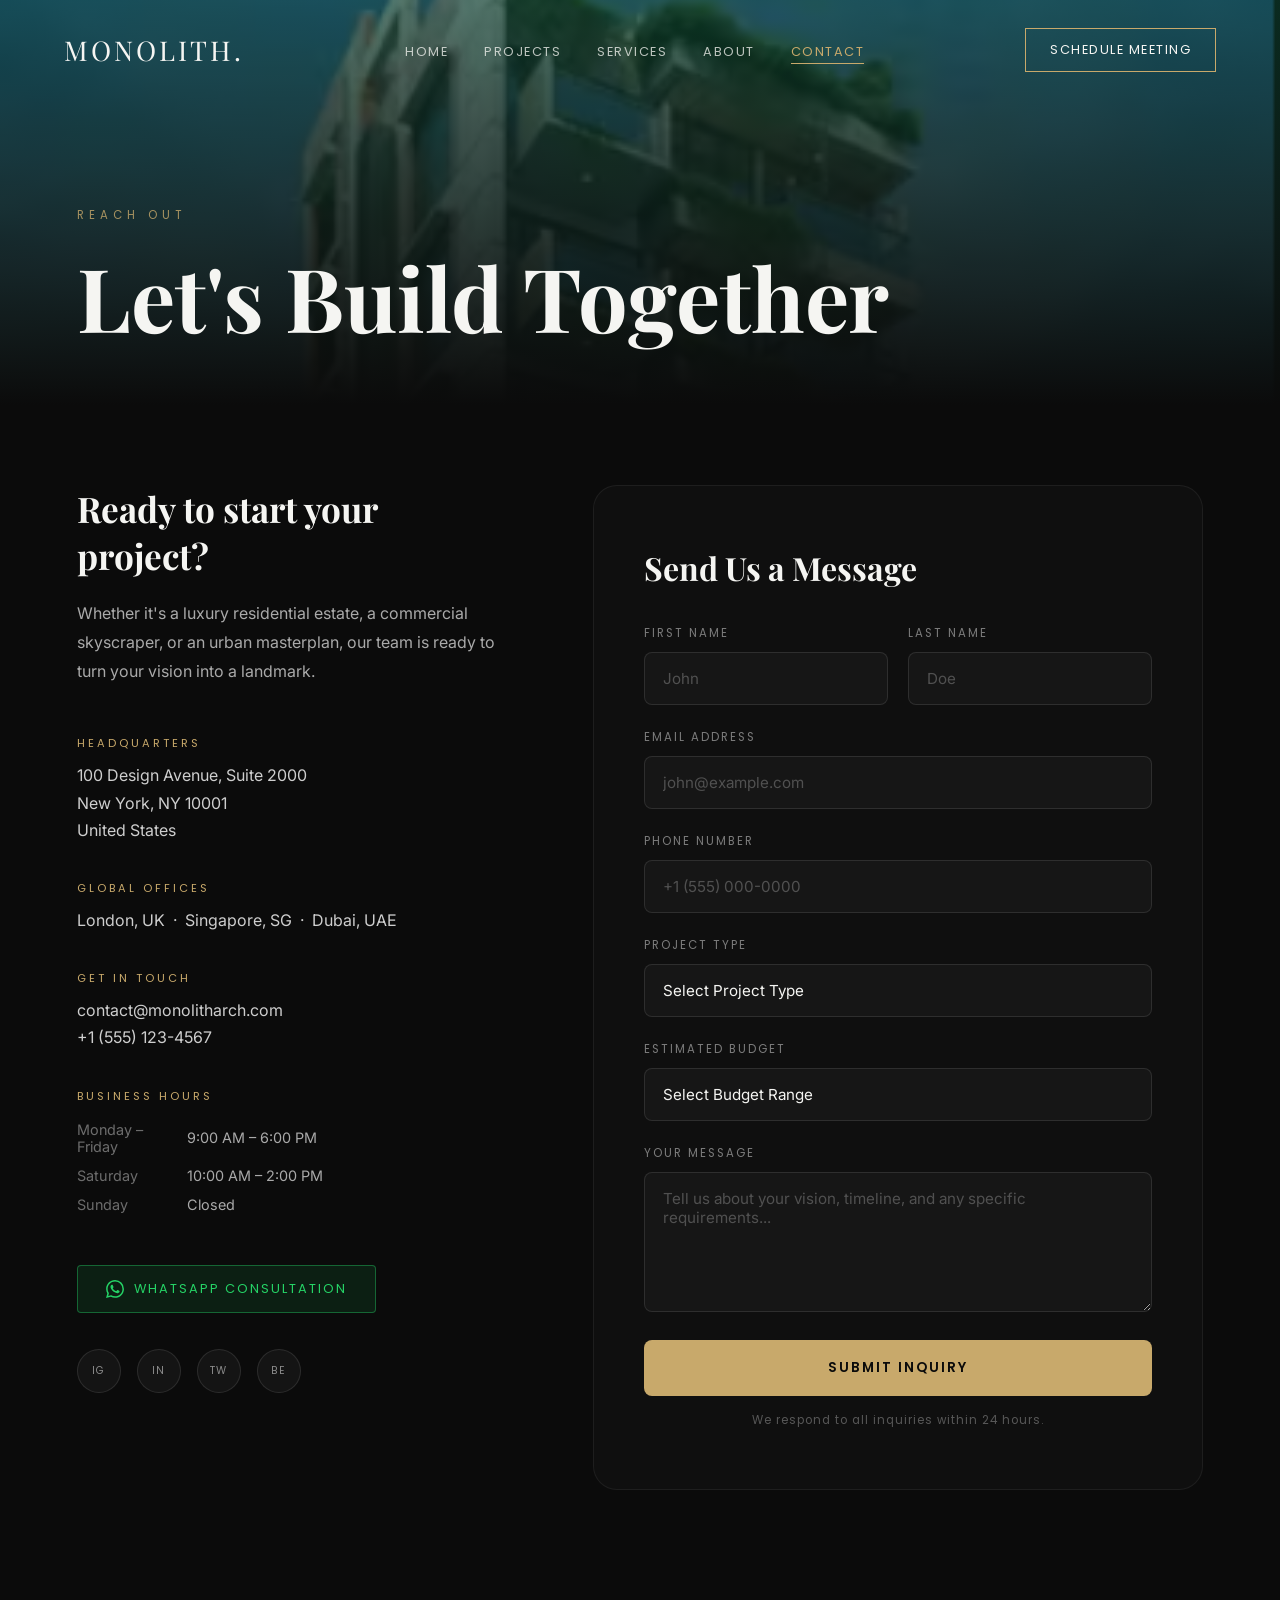
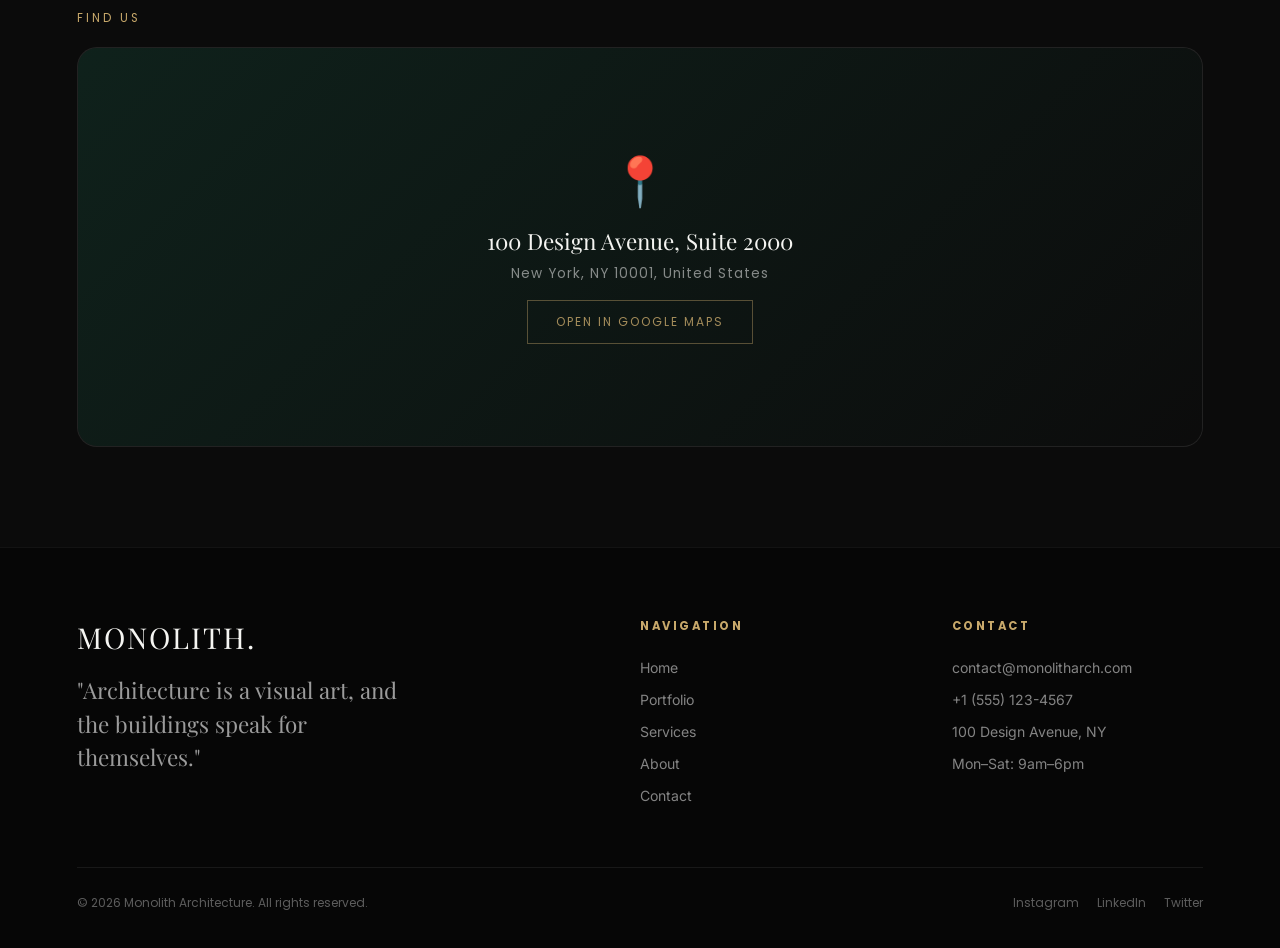
<file: contact.html>
<!DOCTYPE html>
<html lang="en">
<head>
<meta charset="UTF-8">
<meta name="viewport" content="width=device-width, initial-scale=1.0">
<title>Contact | Monolith Architecture</title>
<link rel="preconnect" href="https://fonts.googleapis.com">
<link href="https://fonts.googleapis.com/css2?family=Inter:wght@300;400;500&family=Playfair+Display:wght@400;600;700&family=Poppins:wght@300;400;600&display=swap" rel="stylesheet">
<style>
*,*::before,*::after{margin:0;padding:0;box-sizing:border-box}
:root{--green:#0F3D2E;--green-glow:#1B5E4A;--black:#0B0B0B;--white:#F5F5F2;--gold:#C8A96B;--font-serif:'Playfair Display',serif;--font-sans:'Inter',sans-serif;--font-ui:'Poppins',sans-serif;--glow-emerald:0 0 25px rgba(27, 94, 74, 0.45);--glow-gold:0 0 25px rgba(200, 169, 107, 0.35)}
html,body{width:100%;background:var(--black);color:var(--white);font-family:var(--font-sans);overflow-x:hidden;-webkit-font-smoothing:antialiased}
#loader{position:fixed;inset:0;z-index:9999;background:var(--black);display:flex;align-items:center;justify-content:center;transition:opacity .8s ease}
#loader .brand{font-family:var(--font-serif);font-size:2.5rem;letter-spacing:8px;color:var(--gold);animation:brandPulse 1.4s ease-in-out infinite}
@keyframes brandPulse{0%,100%{opacity:.4;text-shadow:0 0 10px rgba(200,169,107,.2)}50%{opacity:1;text-shadow:0 0 40px rgba(200,169,107,.7)}}
nav{position:fixed;top:0;left:0;width:100%;padding:28px 5%;display:flex;align-items:center;justify-content:space-between;z-index:500;transition:all .5s ease}
nav.solid{padding:18px 5%;background:rgba(11,11,11,.88);backdrop-filter:blur(18px);border-bottom:1px solid rgba(255,255,255,.04)}
.nav-logo{font-family:var(--font-serif);font-size:1.7rem;letter-spacing:3px;text-transform:uppercase;color:var(--white);text-decoration:none}
.nav-links{display:flex;gap:36px;list-style:none}
.nav-links a{font-family:var(--font-ui);font-size:.8rem;letter-spacing:1.5px;text-transform:uppercase;color:rgba(245,245,242,.75);text-decoration:none;position:relative;transition:color .3s}
.nav-links a:hover,.nav-links a.active{color:var(--gold)}
.nav-links a::after{content:'';position:absolute;bottom:-4px;left:0;width:0;height:1px;background:var(--gold);transition:width .3s}
.nav-links a:hover::after,.nav-links a.active::after{width:100%}
.nav-cta{padding:12px 24px;border:1px solid var(--gold);color:var(--white);background:transparent;font-family:var(--font-ui);font-size:.8rem;letter-spacing:1.5px;text-transform:uppercase;cursor:pointer;text-decoration:none;transition:all .3s}
.nav-cta:hover{background:rgba(200,169,107,.1);box-shadow:var(--glow-gold)}

/* Page Header */
.page-header{height:45vh;position:relative;display:flex;align-items:flex-end;padding:0 6% 50px;overflow:hidden}
.page-header-bg{position:absolute;inset:0;background:url('assets/images/Screenshot 2026-05-20 163717.png') center/cover no-repeat}
.page-header-overlay{position:absolute;inset:0;background:linear-gradient(to top,rgba(11,11,11,1) 0%,rgba(15,61,46,.7) 100%)}
.page-header-content{position:relative;z-index:2}
.page-eyebrow{font-family:var(--font-ui);font-size:.72rem;letter-spacing:5px;text-transform:uppercase;color:var(--gold);margin-bottom:14px;opacity:.8}
.page-header h1{font-family:var(--font-serif);font-size:clamp(3rem,7vw,5.5rem);animation:fadeUp .9s .3s both}
@keyframes fadeUp{from{opacity:0;transform:translateY(30px)}to{opacity:1;transform:translateY(0)}}

/* Main Contact Section */
.contact-section{padding:80px 6% 120px}
.contact-grid{display:grid;grid-template-columns:1fr 1.4fr;gap:80px}

/* Left Info Panel */
.contact-info h2{font-family:var(--font-serif);font-size:2.2rem;margin-bottom:20px}
.contact-info>p{color:rgba(255,255,255,.65);line-height:1.8;margin-bottom:50px;font-size:1rem}
.info-block{margin-bottom:36px}
.info-label{font-family:var(--font-ui);font-size:.7rem;letter-spacing:3px;text-transform:uppercase;color:var(--gold);margin-bottom:10px}
.info-value{font-family:var(--font-sans);font-size:1rem;color:rgba(255,255,255,.8);line-height:1.7}
.info-value a{color:rgba(255,255,255,.8);text-decoration:none;transition:color .3s}
.info-value a:hover{color:var(--gold)}

/* Hours Table */
.hours-table{width:100%;border-collapse:collapse;margin-top:8px}
.hours-table td{padding:6px 0;font-size:.9rem;color:rgba(255,255,255,.65)}
.hours-table td:first-child{color:rgba(255,255,255,.4);width:110px}

/* WhatsApp Button */
.whatsapp-btn{display:inline-flex;align-items:center;gap:10px;padding:14px 28px;background:rgba(37,211,102,.1);border:1px solid rgba(37,211,102,.4);color:#25D366;font-family:var(--font-ui);font-size:.8rem;letter-spacing:2px;text-transform:uppercase;text-decoration:none;border-radius:4px;transition:all .3s;margin-top:10px}
.whatsapp-btn:hover{background:rgba(37,211,102,.2);border-color:rgba(37,211,102,.7);box-shadow:0 0 20px rgba(37,211,102,.2)}

/* Socials */
.social-row{display:flex;gap:16px;margin-top:36px}
.social-btn{width:44px;height:44px;border-radius:50%;background:rgba(255,255,255,.04);border:1px solid rgba(255,255,255,.1);display:flex;align-items:center;justify-content:center;text-decoration:none;color:rgba(255,255,255,.5);font-family:var(--font-ui);font-size:.65rem;letter-spacing:1px;transition:all .3s}
.social-btn:hover{background:rgba(200,169,107,.1);border-color:rgba(200,169,107,.4);color:var(--gold);box-shadow:var(--glow-gold)}

/* Contact Form */
.contact-form{background:rgba(255,255,255,.02);border:1px solid rgba(255,255,255,.06);border-radius:24px;padding:60px 50px}
.form-title{font-family:var(--font-serif);font-size:2rem;margin-bottom:36px}
.form-row{display:grid;grid-template-columns:1fr 1fr;gap:20px}
.form-group{margin-bottom:24px}
.form-group label{display:block;font-family:var(--font-ui);font-size:.72rem;letter-spacing:2px;text-transform:uppercase;color:rgba(255,255,255,.45);margin-bottom:10px}
.form-control{width:100%;padding:16px 18px;background:rgba(255,255,255,.03);border:1px solid rgba(255,255,255,.1);color:var(--white);border-radius:8px;font-family:var(--font-sans);font-size:.95rem;transition:all .3s;outline:none;appearance:none;-webkit-appearance:none}
.form-control::placeholder{color:rgba(255,255,255,.25)}
.form-control:focus{border-color:var(--gold);background:rgba(200,169,107,.04);box-shadow:0 0 0 3px rgba(200,169,107,.08)}
select.form-control option{background:var(--black);color:var(--white)}
textarea.form-control{resize:vertical;min-height:140px}
.form-submit{width:100%;padding:18px;background:var(--gold);color:var(--black);border:none;border-radius:8px;font-family:var(--font-ui);font-size:.85rem;letter-spacing:2px;text-transform:uppercase;cursor:pointer;transition:all .4s;font-weight:600}
.form-submit:hover{background:var(--gold);box-shadow:var(--glow-gold);transform:translateY(-2px)}
.form-submit:active{transform:translateY(0)}
.form-note{font-family:var(--font-ui);font-size:.72rem;letter-spacing:1px;color:rgba(255,255,255,.3);margin-top:16px;text-align:center}

/* Success state */
.form-success{display:none;text-align:center;padding:40px}
.form-success .check{font-size:3rem;margin-bottom:20px}
.form-success h3{font-family:var(--font-serif);font-size:2rem;margin-bottom:12px;color:var(--gold)}
.form-success p{color:rgba(255,255,255,.6);line-height:1.7}

/* Map Section */
.map-section{padding:0 6% 100px}
.map-label{font-family:var(--font-ui);font-size:.72rem;letter-spacing:3px;text-transform:uppercase;color:var(--gold);margin-bottom:20px}
.map-frame{width:100%;height:400px;border-radius:20px;overflow:hidden;border:1px solid rgba(255,255,255,.08);position:relative;background:rgba(255,255,255,.02)}
.map-placeholder{width:100%;height:100%;display:flex;flex-direction:column;align-items:center;justify-content:center;gap:16px;background:linear-gradient(135deg,rgba(15,61,46,.4),rgba(11,11,11,.8))}
.map-icon{font-size:3rem}
.map-address{font-family:var(--font-serif);font-size:1.4rem;text-align:center}
.map-address p{font-family:var(--font-ui);font-size:.85rem;color:rgba(255,255,255,.5);letter-spacing:1px;margin-top:8px}
.map-open-btn{padding:12px 28px;border:1px solid rgba(200,169,107,.4);color:rgba(200,169,107,.8);font-family:var(--font-ui);font-size:.75rem;letter-spacing:2px;text-transform:uppercase;text-decoration:none;transition:all .3s;display:inline-block}
.map-open-btn:hover{background:rgba(200,169,107,.1);border-color:rgba(200,169,107,.8);box-shadow:var(--glow-gold)}

/* Reveal */
.reveal{opacity:0;transform:translateY(40px);transition:all .9s ease}.reveal.visible{opacity:1;transform:translateY(0)}
.reveal-d1{transition-delay:.12s}.reveal-d2{transition-delay:.24s}

/* Footer */
footer{background:#060606;padding:70px 6% 36px;border-top:1px solid rgba(255,255,255,.05)}
.footer-grid{display:grid;grid-template-columns:2fr 1fr 1fr;gap:60px;margin-bottom:50px}
.footer-brand .brand-name{font-family:var(--font-serif);font-size:1.8rem;letter-spacing:2px;text-transform:uppercase;display:block;margin-bottom:18px}
.footer-brand p{font-family:var(--font-serif);font-size:1.4rem;color:rgba(255,255,255,.6);max-width:340px;line-height:1.5}
.footer-col h4{font-family:var(--font-ui);font-size:.72rem;letter-spacing:2.5px;text-transform:uppercase;color:var(--gold);margin-bottom:22px}
.footer-col ul{list-style:none}.footer-col li{margin-bottom:12px}
.footer-col a{color:rgba(255,255,255,.5);text-decoration:none;font-size:.88rem;transition:all .3s}
.footer-col a:hover{color:var(--white);padding-left:5px}
.footer-bottom{border-top:1px solid rgba(255,255,255,.07);padding-top:26px;display:flex;justify-content:space-between;font-family:var(--font-ui);font-size:.75rem;color:rgba(255,255,255,.35);flex-wrap:wrap;gap:12px}
.footer-socials{display:flex;gap:18px}
.footer-socials a{color:rgba(255,255,255,.35);text-decoration:none;transition:color .3s}
.footer-socials a:hover{color:var(--gold)}
::-webkit-scrollbar{width:8px}::-webkit-scrollbar-track{background:var(--black)}::-webkit-scrollbar-thumb{background:var(--green);border-radius:4px}::-webkit-scrollbar-thumb:hover{background:var(--green-glow)}
@media(max-width:1024px){.contact-grid{grid-template-columns:1fr;gap:50px}.footer-grid{grid-template-columns:1fr 1fr}}
@media(max-width:768px){.nav-links{display:none}.form-row{grid-template-columns:1fr}.contact-form{padding:36px 24px}.footer-grid{grid-template-columns:1fr}.page-header{height:38vh}}
</style>
</head>
<body>
<div id="loader"><div class="brand">MONOLITH.</div></div>
<nav id="main-nav">
  <a href="index.html" class="nav-logo">Monolith.</a>
  <ul class="nav-links">
    <li><a href="index.html">Home</a></li>
    <li><a href="projects.html">Projects</a></li>
    <li><a href="services.html">Services</a></li>
    <li><a href="about.html">About</a></li>
    <li><a href="contact.html" class="active">Contact</a></li>
  </ul>
  <a href="contact.html" class="nav-cta">Schedule Meeting</a>
</nav>

<header class="page-header">
  <div class="page-header-bg"></div>
  <div class="page-header-overlay"></div>
  <div class="page-header-content">
    <div class="page-eyebrow">Reach Out</div>
    <h1>Let's Build Together</h1>
  </div>
</header>

<section class="contact-section">
  <div class="contact-grid">

    <!-- Left: Info -->
    <div class="reveal">
      <div class="contact-info">
        <h2>Ready to start your project?</h2>
        <p>Whether it's a luxury residential estate, a commercial skyscraper, or an urban masterplan, our team is ready to turn your vision into a landmark.</p>

        <div class="info-block">
          <div class="info-label">Headquarters</div>
          <div class="info-value">100 Design Avenue, Suite 2000<br>New York, NY 10001<br>United States</div>
        </div>

        <div class="info-block">
          <div class="info-label">Global Offices</div>
          <div class="info-value">
            <a href="#">London, UK</a> &nbsp;·&nbsp; <a href="#">Singapore, SG</a> &nbsp;·&nbsp; <a href="#">Dubai, UAE</a>
          </div>
        </div>

        <div class="info-block">
          <div class="info-label">Get in Touch</div>
          <div class="info-value">
            <a href="mailto:contact@monolitharch.com">contact@monolitharch.com</a><br>
            <a href="tel:+15551234567">+1 (555) 123-4567</a>
          </div>
        </div>

        <div class="info-block">
          <div class="info-label">Business Hours</div>
          <table class="hours-table">
            <tr><td>Monday – Friday</td><td>9:00 AM – 6:00 PM</td></tr>
            <tr><td>Saturday</td><td>10:00 AM – 2:00 PM</td></tr>
            <tr><td>Sunday</td><td>Closed</td></tr>
          </table>
        </div>

        <a href="https://wa.me/15551234567" class="whatsapp-btn" target="_blank">
          <svg width="18" height="18" viewBox="0 0 24 24" fill="currentColor"><path d="M17.472 14.382c-.297-.149-1.758-.867-2.03-.967-.273-.099-.471-.148-.67.15-.197.297-.767.966-.94 1.164-.173.199-.347.223-.644.075-.297-.15-1.255-.463-2.39-1.475-.883-.788-1.48-1.761-1.653-2.059-.173-.297-.018-.458.13-.606.134-.133.298-.347.446-.52.149-.174.198-.298.298-.497.099-.198.05-.371-.025-.52-.075-.149-.669-1.612-.916-2.207-.242-.579-.487-.5-.669-.51-.173-.008-.371-.01-.57-.01-.198 0-.52.074-.792.372-.272.297-1.04 1.016-1.04 2.479 0 1.462 1.065 2.875 1.213 3.074.149.198 2.096 3.2 5.077 4.487.709.306 1.262.489 1.694.625.712.227 1.36.195 1.871.118.571-.085 1.758-.719 2.006-1.413.248-.694.248-1.289.173-1.413-.074-.124-.272-.198-.57-.347m-5.421 7.403h-.004a9.87 9.87 0 01-5.031-1.378l-.361-.214-3.741.982.998-3.648-.235-.374a9.86 9.86 0 01-1.51-5.26c.001-5.45 4.436-9.884 9.888-9.884 2.64 0 5.122 1.03 6.988 2.898a9.825 9.825 0 012.893 6.994c-.003 5.45-4.437 9.884-9.885 9.884m8.413-18.297A11.815 11.815 0 0012.05 0C5.495 0 .16 5.335.157 11.892c0 2.096.547 4.142 1.588 5.945L.057 24l6.305-1.654a11.882 11.882 0 005.683 1.448h.005c6.554 0 11.89-5.335 11.893-11.893a11.821 11.821 0 00-3.48-8.413z"/></svg>
          WhatsApp Consultation
        </a>

        <div class="social-row">
          <a href="#" class="social-btn" title="Instagram">IG</a>
          <a href="#" class="social-btn" title="LinkedIn">IN</a>
          <a href="#" class="social-btn" title="Twitter">TW</a>
          <a href="#" class="social-btn" title="Behance">BE</a>
        </div>
      </div>
    </div>

    <!-- Right: Form -->
    <div class="reveal reveal-d1">
      <div class="contact-form" id="contactFormWrapper">
        <h3 class="form-title">Send Us a Message</h3>

        <form id="contactForm" onsubmit="submitForm(event)">
          <div class="form-row">
            <div class="form-group">
              <label for="fname">First Name</label>
              <input type="text" id="fname" class="form-control" placeholder="John" required>
            </div>
            <div class="form-group">
              <label for="lname">Last Name</label>
              <input type="text" id="lname" class="form-control" placeholder="Doe" required>
            </div>
          </div>

          <div class="form-group">
            <label for="email">Email Address</label>
            <input type="email" id="email" class="form-control" placeholder="john@example.com" required>
          </div>

          <div class="form-group">
            <label for="phone">Phone Number</label>
            <input type="tel" id="phone" class="form-control" placeholder="+1 (555) 000-0000">
          </div>

          <div class="form-group">
            <label for="project">Project Type</label>
            <select id="project" class="form-control">
              <option value="">Select Project Type</option>
              <option>Luxury Residential</option>
              <option>Commercial Building</option>
              <option>Urban Planning</option>
              <option>Interior Design</option>
              <option>Landscape Design</option>
              <option>Other</option>
            </select>
          </div>

          <div class="form-group">
            <label for="budget">Estimated Budget</label>
            <select id="budget" class="form-control">
              <option value="">Select Budget Range</option>
              <option>Under $500,000</option>
              <option>$500K – $2M</option>
              <option>$2M – $10M</option>
              <option>$10M – $50M</option>
              <option>$50M+</option>
            </select>
          </div>

          <div class="form-group">
            <label for="message">Your Message</label>
            <textarea id="message" class="form-control" placeholder="Tell us about your vision, timeline, and any specific requirements..." required></textarea>
          </div>

          <button type="submit" class="form-submit">Submit Inquiry</button>
          <p class="form-note">We respond to all inquiries within 24 hours.</p>
        </form>

        <!-- Success State -->
        <div class="form-success" id="formSuccess">
          <div class="check">✅</div>
          <h3>Message Received!</h3>
          <p>Thank you for reaching out to Monolith. One of our senior consultants will be in touch within 24 hours.</p>
        </div>
      </div>
    </div>
  </div>
</section>

<!-- Map -->
<section class="map-section">
  <div class="map-label">Find Us</div>
  <div class="map-frame">
    <div class="map-placeholder">
      <div class="map-icon">📍</div>
      <div class="map-address">
        100 Design Avenue, Suite 2000
        <p>New York, NY 10001, United States</p>
      </div>
      <a href="https://maps.google.com/?q=New+York+NY" target="_blank" class="map-open-btn">Open in Google Maps</a>
    </div>
  </div>
</section>

<footer>
  <div class="footer-grid">
    <div class="footer-brand"><span class="brand-name">Monolith.</span><p>"Architecture is a visual art, and the buildings speak for themselves."</p></div>
    <div class="footer-col"><h4>Navigation</h4><ul><li><a href="index.html">Home</a></li><li><a href="projects.html">Portfolio</a></li><li><a href="services.html">Services</a></li><li><a href="about.html">About</a></li><li><a href="contact.html">Contact</a></li></ul></div>
    <div class="footer-col"><h4>Contact</h4><ul><li><a href="mailto:contact@monolitharch.com">contact@monolitharch.com</a></li><li><a href="tel:+15551234567">+1 (555) 123-4567</a></li><li><a href="#">100 Design Avenue, NY</a></li><li><a href="#">Mon–Sat: 9am–6pm</a></li></ul></div>
  </div>
  <div class="footer-bottom"><p>&copy; 2026 Monolith Architecture. All rights reserved.</p><div class="footer-socials"><a href="#">Instagram</a><a href="#">LinkedIn</a><a href="#">Twitter</a></div></div>
</footer>

<script>
window.addEventListener('load',()=>{const l=document.getElementById('loader');setTimeout(()=>{l.style.opacity='0';setTimeout(()=>l.remove(),800)},600)});
const nav=document.getElementById('main-nav');window.addEventListener('scroll',()=>nav.classList.toggle('solid',scrollY>60),{passive:true});
const revEls=document.querySelectorAll('.reveal');
const rio=new IntersectionObserver(entries=>{entries.forEach(e=>{if(e.isIntersecting){e.target.classList.add('visible');rio.unobserve(e.target)}})},{threshold:.08});
revEls.forEach(el=>rio.observe(el));

function submitForm(e){
  e.preventDefault();
  const form=document.getElementById('contactForm');
  const success=document.getElementById('formSuccess');
  form.style.opacity='0';
  form.style.transform='translateY(20px)';
  form.style.transition='all .4s ease';
  setTimeout(()=>{
    form.style.display='none';
    success.style.display='block';
    success.style.opacity='0';
    success.style.transform='translateY(20px)';
    success.style.transition='all .5s ease';
    setTimeout(()=>{success.style.opacity='1';success.style.transform='translateY(0)'},50);
  },400);
}
</script>
</body>
</html>
</file>
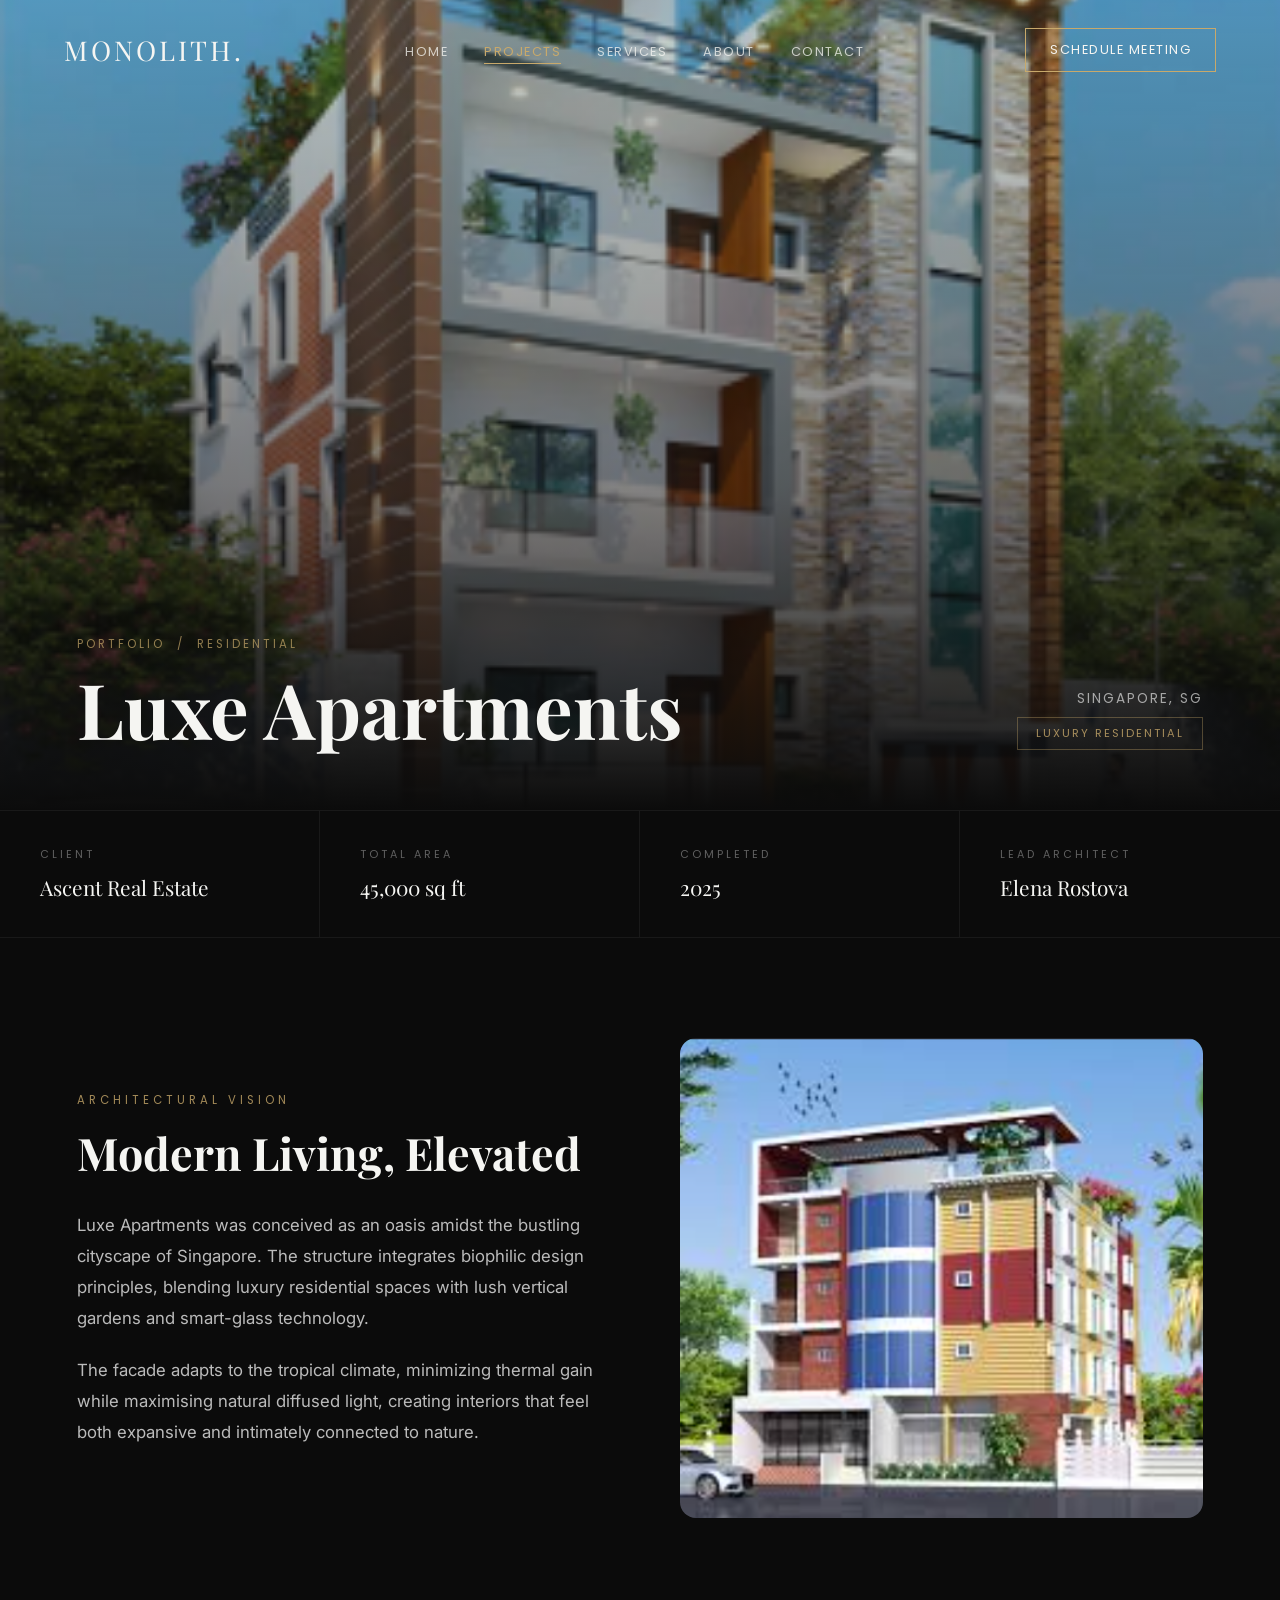
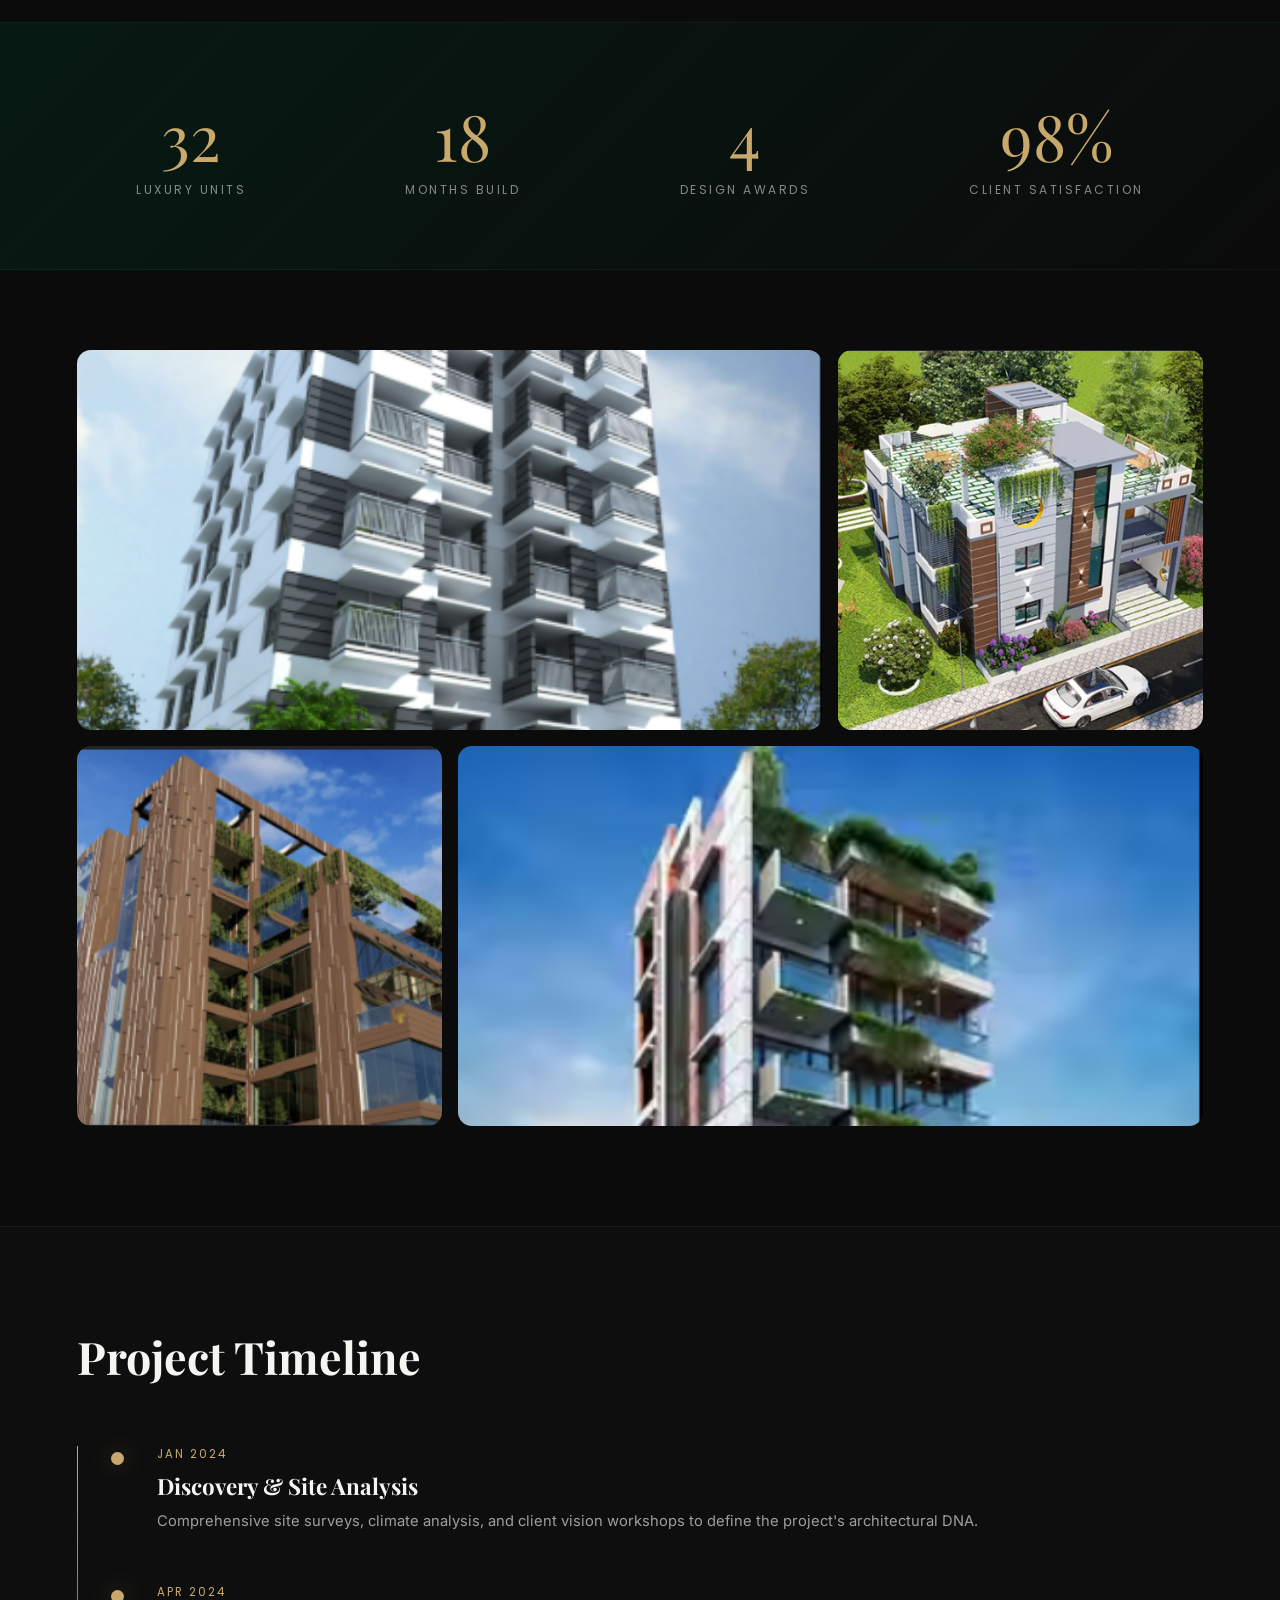
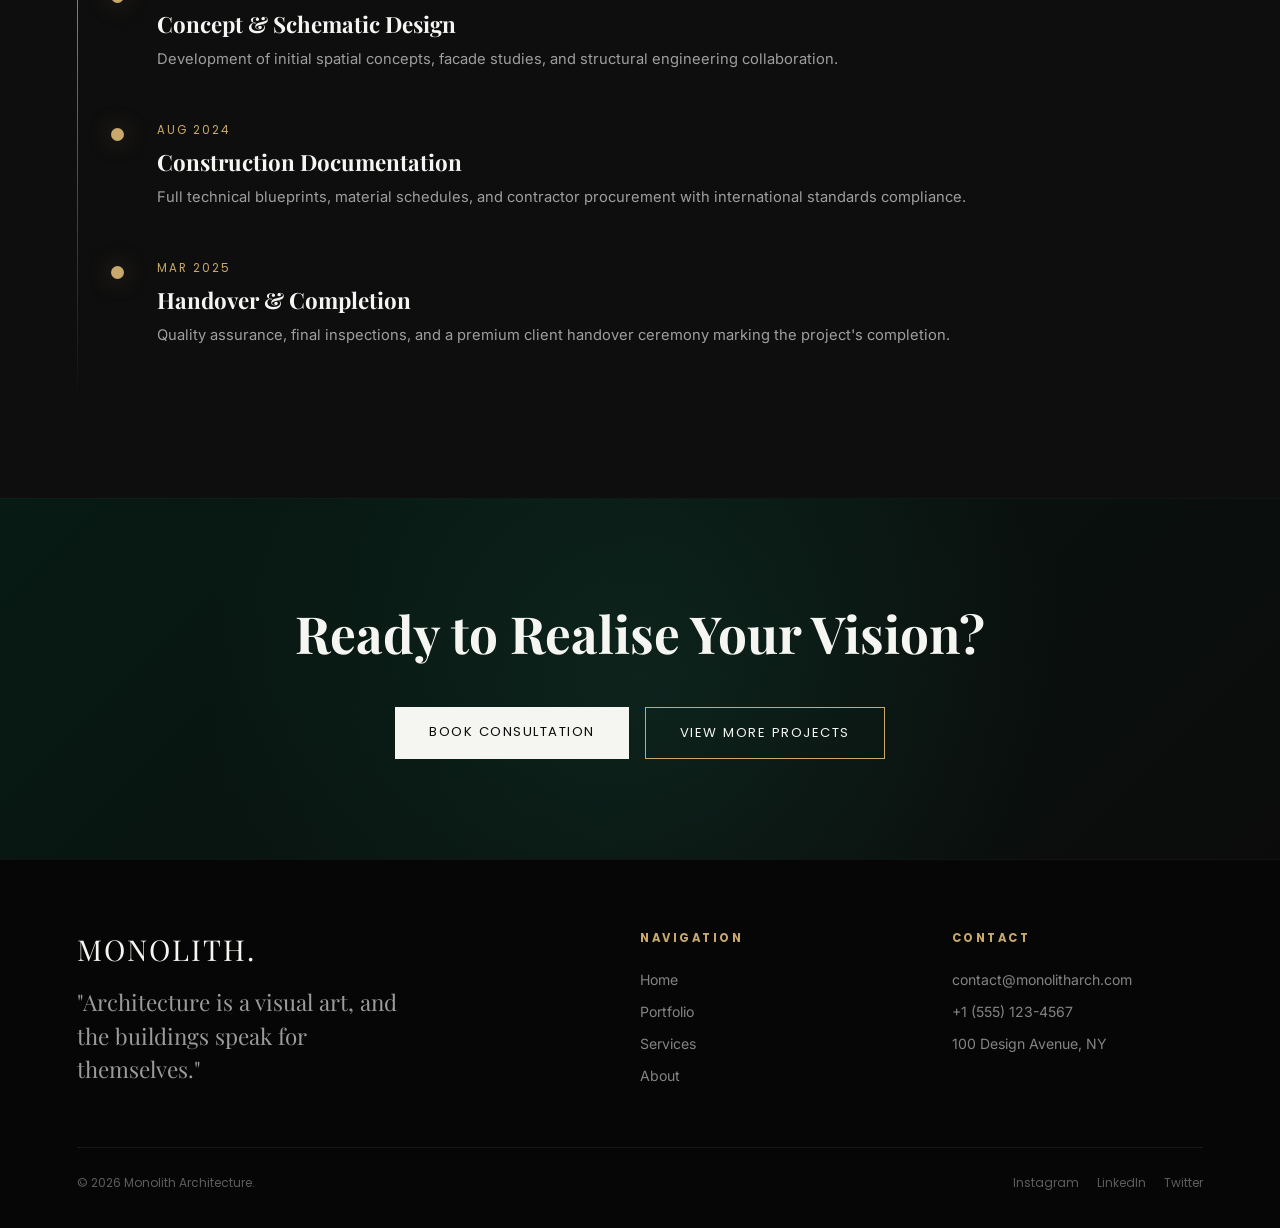
<file: project-details.html>
<!DOCTYPE html>
<html lang="en">
<head>
<meta charset="UTF-8">
<meta name="viewport" content="width=device-width, initial-scale=1.0">
<title>Luxe Apartments | Monolith Architecture</title>
<link rel="preconnect" href="https://fonts.googleapis.com">
<link href="https://fonts.googleapis.com/css2?family=Inter:wght@300;400;500&family=Playfair+Display:wght@400;600;700&family=Poppins:wght@300;400;600&display=swap" rel="stylesheet">
<style>
*,*::before,*::after{margin:0;padding:0;box-sizing:border-box}
:root{--green:#0F3D2E;--green-glow:#1B5E4A;--black:#0B0B0B;--white:#F5F5F2;--gold:#C8A96B;--font-serif:'Playfair Display',serif;--font-sans:'Inter',sans-serif;--font-ui:'Poppins',sans-serif;--glow-emerald:0 0 25px rgba(27, 94, 74, 0.45);--glow-gold:0 0 25px rgba(200, 169, 107, 0.35)}
html,body{width:100%;background:var(--black);color:var(--white);font-family:var(--font-sans);overflow-x:hidden;-webkit-font-smoothing:antialiased}
#loader{position:fixed;inset:0;z-index:9999;background:var(--black);display:flex;align-items:center;justify-content:center;transition:opacity .8s ease}
#loader .brand{font-family:var(--font-serif);font-size:2.5rem;letter-spacing:8px;color:var(--gold);animation:brandPulse 1.4s ease-in-out infinite}
@keyframes brandPulse{0%,100%{opacity:.4;text-shadow:0 0 10px rgba(200,169,107,.2)}50%{opacity:1;text-shadow:0 0 40px rgba(200,169,107,.7)}}
nav{position:fixed;top:0;left:0;width:100%;padding:28px 5%;display:flex;align-items:center;justify-content:space-between;z-index:500;transition:all .5s ease}
nav.solid{padding:18px 5%;background:rgba(11,11,11,.88);backdrop-filter:blur(18px);border-bottom:1px solid rgba(255,255,255,.04)}
.nav-logo{font-family:var(--font-serif);font-size:1.7rem;letter-spacing:3px;text-transform:uppercase;color:var(--white);text-decoration:none}
.nav-links{display:flex;gap:36px;list-style:none}
.nav-links a{font-family:var(--font-ui);font-size:.8rem;letter-spacing:1.5px;text-transform:uppercase;color:rgba(245,245,242,.75);text-decoration:none;position:relative;transition:color .3s}
.nav-links a:hover,.nav-links a.active{color:var(--gold)}
.nav-links a::after{content:'';position:absolute;bottom:-4px;left:0;width:0;height:1px;background:var(--gold);transition:width .3s}
.nav-links a:hover::after,.nav-links a.active::after{width:100%}
.nav-cta{padding:12px 24px;border:1px solid var(--gold);color:var(--white);background:transparent;font-family:var(--font-ui);font-size:.8rem;letter-spacing:1.5px;text-transform:uppercase;cursor:pointer;text-decoration:none;transition:all .3s}
.nav-cta:hover{background:rgba(200,169,107,.1);box-shadow:var(--glow-gold)}
/* Cinematic Hero */
.project-hero{height:90vh;position:relative;overflow:hidden}
.project-hero img{width:100%;height:100%;object-fit:cover;display:block}
.project-hero-overlay{position:absolute;inset:0;background:linear-gradient(to top,rgba(11,11,11,1) 0%,rgba(11,11,11,.5) 40%,rgba(15,61,46,.2) 100%)}
.project-hero-content{position:absolute;bottom:60px;left:6%;right:6%;z-index:2;display:flex;justify-content:space-between;align-items:flex-end;flex-wrap:wrap;gap:30px}
.project-hero-left{max-width:700px}
.project-breadcrumb{font-family:var(--font-ui);font-size:.72rem;letter-spacing:3px;text-transform:uppercase;color:rgba(200,169,107,.7);margin-bottom:14px}
.project-hero h1{font-family:var(--font-serif);font-size:clamp(3rem,6vw,5.5rem);line-height:1.08;animation:fadeUp .9s .3s both}
.project-hero-right{text-align:right}
.project-hero-right .location{font-family:var(--font-ui);font-size:.85rem;letter-spacing:2px;text-transform:uppercase;color:rgba(255,255,255,.6);margin-bottom:8px}
.project-hero-right .category{display:inline-block;padding:7px 18px;border:1px solid rgba(200,169,107,.35);color:rgba(200,169,107,.8);font-family:var(--font-ui);font-size:.7rem;letter-spacing:2px;text-transform:uppercase}
@keyframes fadeUp{from{opacity:0;transform:translateY(30px)}to{opacity:1;transform:translateY(0)}}
/* Meta Bar */
.meta-bar{display:grid;grid-template-columns:repeat(4,1fr);gap:0;border-top:1px solid rgba(255,255,255,.06);border-bottom:1px solid rgba(255,255,255,.06)}
.meta-item{padding:36px 40px;border-right:1px solid rgba(255,255,255,.06)}
.meta-item:last-child{border-right:none}
.meta-label{font-family:var(--font-ui);font-size:.68rem;letter-spacing:3px;text-transform:uppercase;color:rgba(255,255,255,.35);margin-bottom:10px}
.meta-value{font-family:var(--font-serif);font-size:1.3rem}
/* Content Sections */
.content-section{padding:100px 6%}
.content-grid{display:grid;grid-template-columns:1fr 1fr;gap:80px;align-items:center}
.content-eyebrow{font-family:var(--font-ui);font-size:.72rem;letter-spacing:4px;text-transform:uppercase;color:var(--gold);margin-bottom:14px;opacity:.8}
.content-section h2{font-family:var(--font-serif);font-size:clamp(2rem,3.5vw,3rem);margin-bottom:28px}
.content-section p{font-size:1.05rem;line-height:1.85;color:rgba(255,255,255,.72);margin-bottom:20px}
.content-section img{width:100%;border-radius:16px;object-fit:cover}
/* Gallery */
.gallery-section{padding:0 6% 100px}
.gallery-grid{display:grid;grid-template-columns:repeat(3,1fr);gap:16px}
.gallery-grid .gallery-wide{grid-column:span 2}
.gallery-grid img{width:100%;height:380px;object-fit:cover;border-radius:14px;transition:transform 1.2s cubic-bezier(.16,1,.3,1)}
.gallery-grid img:hover{transform:scale(1.03)}
/* Stats Band */
.stats-band{background:linear-gradient(135deg,#071A13 0%,#0B0B0B 100%);border-top:1px solid rgba(27,94,74,0.15);border-bottom:1px solid rgba(27,94,74,0.15);padding:70px 6%;display:flex;justify-content:space-around;flex-wrap:wrap;gap:40px;text-align:center}
.stat-num{font-family:var(--font-serif);font-size:clamp(2.5rem,5vw,4rem);color:var(--gold);display:block}
.stat-label{font-family:var(--font-ui);font-size:.75rem;letter-spacing:2.5px;text-transform:uppercase;color:rgba(255,255,255,.5);margin-top:6px}
/* Timeline */
.timeline-section{padding:100px 6%;background:rgba(255,255,255,.01);border-top:1px solid rgba(255,255,255,.05)}
.timeline-section h2{font-family:var(--font-serif);font-size:2.8rem;margin-bottom:60px}
.timeline{position:relative;padding-left:40px}
.timeline::before{content:'';position:absolute;left:0;top:0;bottom:0;width:1px;background:linear-gradient(to bottom,var(--gold),transparent)}
.timeline-item{position:relative;padding:0 0 50px 40px}
.timeline-dot{position:absolute;left:-6px;top:6px;width:13px;height:13px;border-radius:50%;background:var(--gold);box-shadow:var(--glow-gold)}
.timeline-item h4{font-family:var(--font-serif);font-size:1.4rem;margin-bottom:8px}
.timeline-item p{color:rgba(255,255,255,.6);line-height:1.7;font-size:.92rem}
.timeline-date{font-family:var(--font-ui);font-size:.72rem;letter-spacing:2px;text-transform:uppercase;color:var(--gold);margin-bottom:8px}
/* CTA */
.project-cta{text-align:center;padding:100px 6%;background:linear-gradient(135deg,#071A13 0%,#0B0B0B 100%);border-top:1px solid rgba(27,94,74,0.15);position:relative;overflow:hidden}
.project-cta::before{content:'';position:absolute;inset:0;background:radial-gradient(circle at center,rgba(27,94,74,0.22) 0%,transparent 65%);pointer-events:none}
.project-cta h2{font-family:var(--font-serif);font-size:clamp(2rem,4vw,3.5rem);margin-bottom:40px;position:relative;z-index:1}
.project-cta .btn-row{display:flex;justify-content:center;gap:16px;position:relative;z-index:1;flex-wrap:wrap}
.btn-gold{padding:15px 34px;border:1px solid var(--gold);color:var(--white);background:transparent;font-family:var(--font-ui);font-size:.82rem;letter-spacing:1.5px;text-transform:uppercase;cursor:pointer;text-decoration:none;transition:all .4s ease;display:inline-block}
.btn-gold:hover{background:rgba(200,169,107,.1);box-shadow:var(--glow-gold)}
.btn-solid{padding:15px 34px;border:none;color:var(--black);background:var(--white);font-family:var(--font-ui);font-size:.82rem;letter-spacing:1.5px;text-transform:uppercase;cursor:pointer;text-decoration:none;transition:all .4s;display:inline-block}
.btn-solid:hover{background:var(--gold)}
/* Reveal */
.reveal{opacity:0;transform:translateY(40px);transition:all .9s ease}.reveal.visible{opacity:1;transform:translateY(0)}
/* Footer */
footer{background:#060606;padding:70px 6% 36px;border-top:1px solid rgba(255,255,255,.05)}
.footer-grid{display:grid;grid-template-columns:2fr 1fr 1fr;gap:60px;margin-bottom:50px}
.footer-brand .brand-name{font-family:var(--font-serif);font-size:1.8rem;letter-spacing:2px;text-transform:uppercase;display:block;margin-bottom:18px}
.footer-brand p{font-family:var(--font-serif);font-size:1.4rem;color:rgba(255,255,255,.6);max-width:340px;line-height:1.5}
.footer-col h4{font-family:var(--font-ui);font-size:.72rem;letter-spacing:2.5px;text-transform:uppercase;color:var(--gold);margin-bottom:22px}
.footer-col ul{list-style:none}.footer-col li{margin-bottom:12px}
.footer-col a{color:rgba(255,255,255,.5);text-decoration:none;font-size:.88rem;transition:all .3s}
.footer-col a:hover{color:var(--white);padding-left:5px}
.footer-bottom{border-top:1px solid rgba(255,255,255,.07);padding-top:26px;display:flex;justify-content:space-between;font-family:var(--font-ui);font-size:.75rem;color:rgba(255,255,255,.35);flex-wrap:wrap;gap:12px}
.footer-socials{display:flex;gap:18px}
.footer-socials a{color:rgba(255,255,255,.35);text-decoration:none;transition:color .3s}
.footer-socials a:hover{color:var(--gold)}
::-webkit-scrollbar{width:8px}::-webkit-scrollbar-track{background:var(--black)}::-webkit-scrollbar-thumb{background:var(--green);border-radius:4px}::-webkit-scrollbar-thumb:hover{background:var(--green-glow)}
@media(max-width:1024px){.meta-bar{grid-template-columns:1fr 1fr}.meta-item:nth-child(2){border-right:none}.meta-item:nth-child(3){border-top:1px solid rgba(255,255,255,.06)}.content-grid{grid-template-columns:1fr;gap:40px}.gallery-grid{grid-template-columns:1fr 1fr}.gallery-grid .gallery-wide{grid-column:1/-1}.footer-grid{grid-template-columns:1fr 1fr}}
@media(max-width:768px){.nav-links{display:none}.project-hero{height:70vh}.meta-bar{grid-template-columns:1fr 1fr}.gallery-grid{grid-template-columns:1fr}.gallery-grid .gallery-wide{grid-column:1}.footer-grid{grid-template-columns:1fr}}
</style>
</head>
<body>
<div id="loader"><div class="brand">MONOLITH.</div></div>
<nav id="main-nav">
  <a href="index.html" class="nav-logo">Monolith.</a>
  <ul class="nav-links">
    <li><a href="index.html">Home</a></li>
    <li><a href="projects.html" class="active">Projects</a></li>
    <li><a href="services.html">Services</a></li>
    <li><a href="about.html">About</a></li>
    <li><a href="contact.html">Contact</a></li>
  </ul>
  <a href="contact.html" class="nav-cta">Schedule Meeting</a>
</nav>

<!-- Cinematic Hero -->
<section class="project-hero">
  <img src="assets/images/Screenshot 2026-05-20 163623.png" alt="Luxe Apartments">
  <div class="project-hero-overlay"></div>
  <div class="project-hero-content">
    <div class="project-hero-left">
      <div class="project-breadcrumb">Portfolio &nbsp;/&nbsp; Residential</div>
      <h1>Luxe Apartments</h1>
    </div>
    <div class="project-hero-right">
      <div class="location">Singapore, SG</div>
      <span class="category">Luxury Residential</span>
    </div>
  </div>
</section>

<!-- Meta Bar -->
<div class="meta-bar">
  <div class="meta-item"><div class="meta-label">Client</div><div class="meta-value">Ascent Real Estate</div></div>
  <div class="meta-item"><div class="meta-label">Total Area</div><div class="meta-value">45,000 sq ft</div></div>
  <div class="meta-item"><div class="meta-label">Completed</div><div class="meta-value">2025</div></div>
  <div class="meta-item"><div class="meta-label">Lead Architect</div><div class="meta-value">Elena Rostova</div></div>
</div>

<!-- Architectural Philosophy -->
<section class="content-section">
  <div class="content-grid">
    <div class="reveal">
      <div class="content-eyebrow">Architectural Vision</div>
      <h2>Modern Living, Elevated</h2>
      <p>Luxe Apartments was conceived as an oasis amidst the bustling cityscape of Singapore. The structure integrates biophilic design principles, blending luxury residential spaces with lush vertical gardens and smart-glass technology.</p>
      <p>The facade adapts to the tropical climate, minimizing thermal gain while maximising natural diffused light, creating interiors that feel both expansive and intimately connected to nature.</p>
    </div>
    <div class="reveal">
      <img src="assets/images/Screenshot 2026-05-20 163634.png" alt="Interior Detail" style="height:480px">
    </div>
  </div>
</section>

<!-- Stats -->
<div class="stats-band">
  <div><span class="stat-num">32</span><span class="stat-label">Luxury Units</span></div>
  <div><span class="stat-num">18</span><span class="stat-label">Months Build</span></div>
  <div><span class="stat-num">4</span><span class="stat-label">Design Awards</span></div>
  <div><span class="stat-num">98%</span><span class="stat-label">Client Satisfaction</span></div>
</div>

<!-- Gallery -->
<section class="gallery-section" style="padding-top:80px">
  <div class="gallery-grid">
    <img src="assets/images/Screenshot 2026-05-20 163644.png" alt="Gallery 1" class="gallery-wide reveal">
    <img src="assets/images/Screenshot 2026-05-20 163654.png" alt="Gallery 2" class="reveal">
    <img src="assets/images/Screenshot 2026-05-20 163706.png" alt="Gallery 3" class="reveal">
    <img src="assets/images/Screenshot 2026-05-20 163717.png" alt="Gallery 4" class="gallery-wide reveal">
  </div>
</section>

<!-- Timeline -->
<section class="timeline-section">
  <h2 class="reveal">Project Timeline</h2>
  <div class="timeline">
    <div class="timeline-item reveal">
      <div class="timeline-dot"></div>
      <div class="timeline-date">Jan 2024</div>
      <h4>Discovery & Site Analysis</h4>
      <p>Comprehensive site surveys, climate analysis, and client vision workshops to define the project's architectural DNA.</p>
    </div>
    <div class="timeline-item reveal">
      <div class="timeline-dot"></div>
      <div class="timeline-date">Apr 2024</div>
      <h4>Concept & Schematic Design</h4>
      <p>Development of initial spatial concepts, facade studies, and structural engineering collaboration.</p>
    </div>
    <div class="timeline-item reveal">
      <div class="timeline-dot"></div>
      <div class="timeline-date">Aug 2024</div>
      <h4>Construction Documentation</h4>
      <p>Full technical blueprints, material schedules, and contractor procurement with international standards compliance.</p>
    </div>
    <div class="timeline-item reveal">
      <div class="timeline-dot"></div>
      <div class="timeline-date">Mar 2025</div>
      <h4>Handover & Completion</h4>
      <p>Quality assurance, final inspections, and a premium client handover ceremony marking the project's completion.</p>
    </div>
  </div>
</section>

<!-- CTA -->
<section class="project-cta">
  <h2>Ready to Realise Your Vision?</h2>
  <div class="btn-row">
    <a href="contact.html" class="btn-solid">Book Consultation</a>
    <a href="projects.html" class="btn-gold">View More Projects</a>
  </div>
</section>

<footer>
  <div class="footer-grid">
    <div class="footer-brand"><span class="brand-name">Monolith.</span><p>"Architecture is a visual art, and the buildings speak for themselves."</p></div>
    <div class="footer-col"><h4>Navigation</h4><ul><li><a href="index.html">Home</a></li><li><a href="projects.html">Portfolio</a></li><li><a href="services.html">Services</a></li><li><a href="about.html">About</a></li></ul></div>
    <div class="footer-col"><h4>Contact</h4><ul><li><a href="mailto:contact@monolitharch.com">contact@monolitharch.com</a></li><li><a href="#">+1 (555) 123-4567</a></li><li><a href="#">100 Design Avenue, NY</a></li></ul></div>
  </div>
  <div class="footer-bottom"><p>&copy; 2026 Monolith Architecture.</p><div class="footer-socials"><a href="#">Instagram</a><a href="#">LinkedIn</a><a href="#">Twitter</a></div></div>
</footer>

<script>
window.addEventListener('load',()=>{const l=document.getElementById('loader');setTimeout(()=>{l.style.opacity='0';setTimeout(()=>l.remove(),800)},600)});
const nav=document.getElementById('main-nav');window.addEventListener('scroll',()=>nav.classList.toggle('solid',scrollY>60),{passive:true});
const revEls=document.querySelectorAll('.reveal');const rio=new IntersectionObserver(entries=>{entries.forEach(e=>{if(e.isIntersecting){e.target.classList.add('visible');rio.unobserve(e.target)}})},{threshold:.12});revEls.forEach(el=>rio.observe(el));
</script>
</body>
</html>
</file>
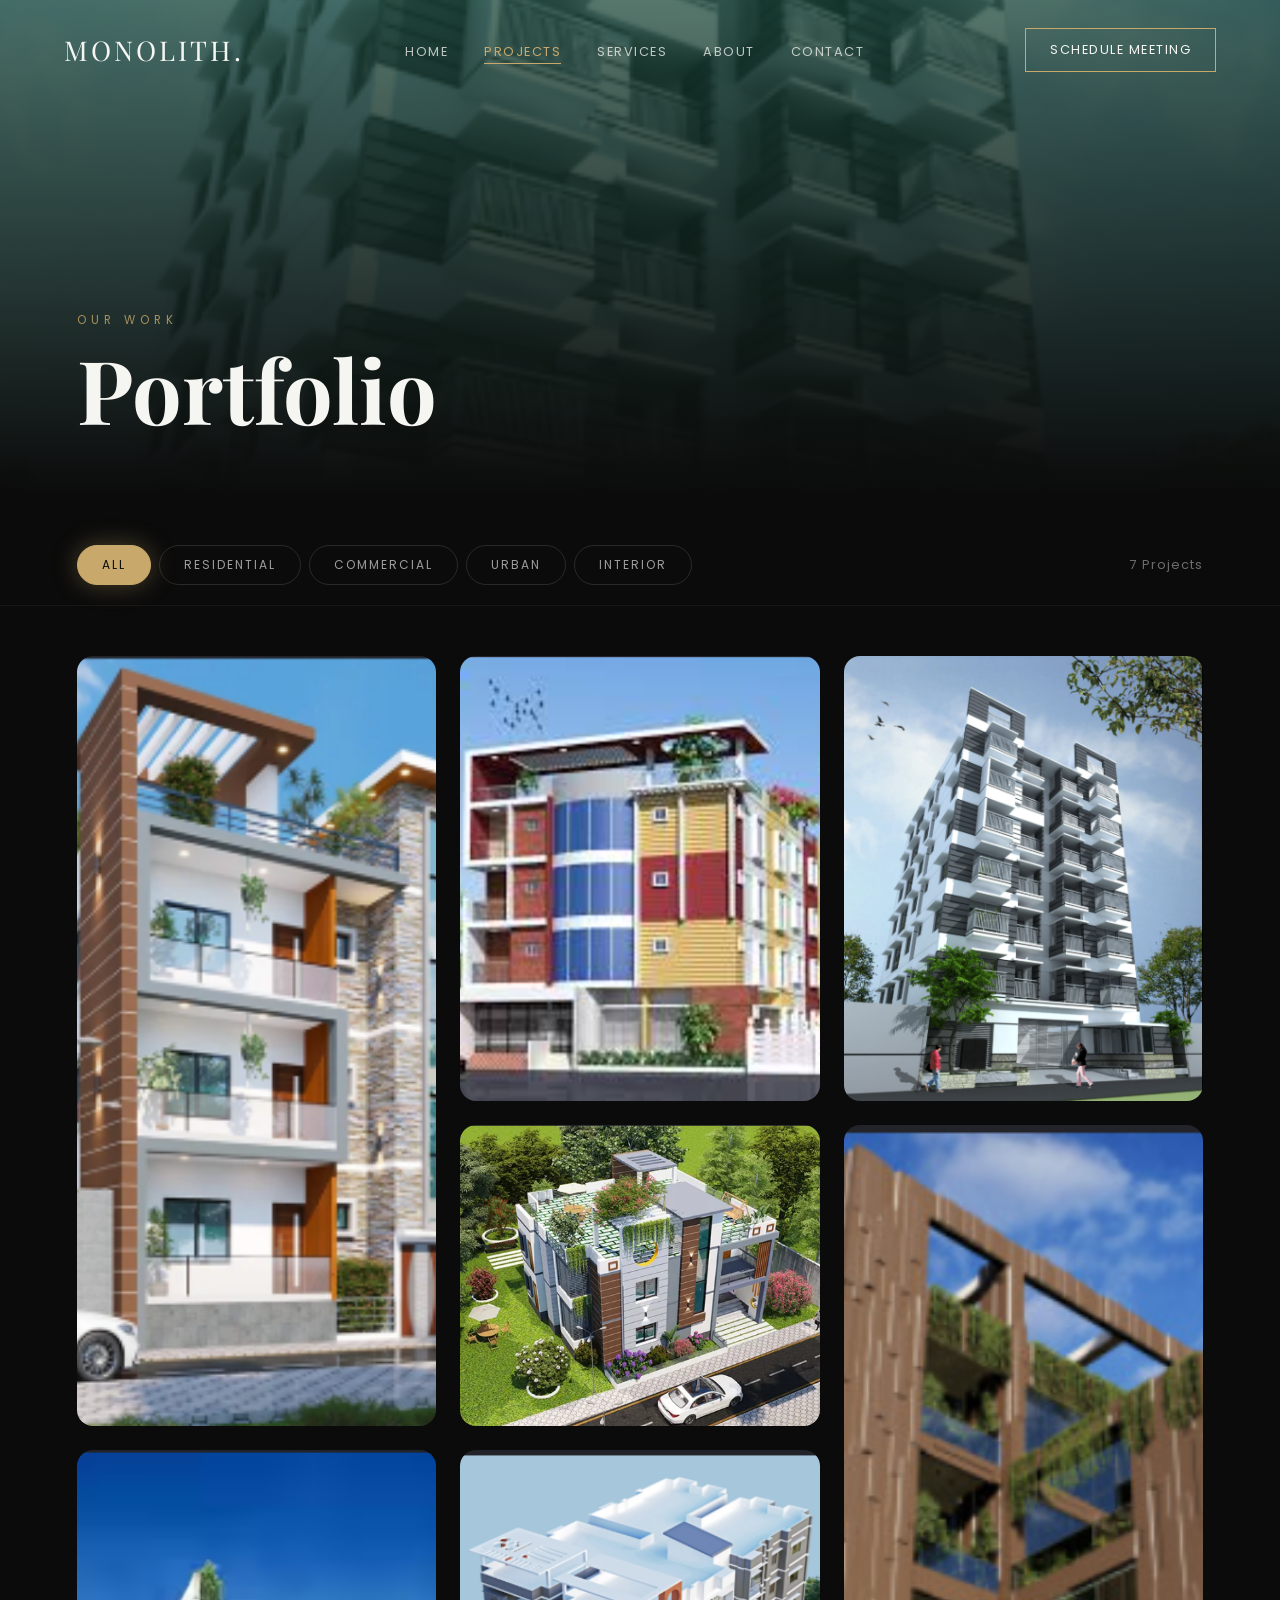
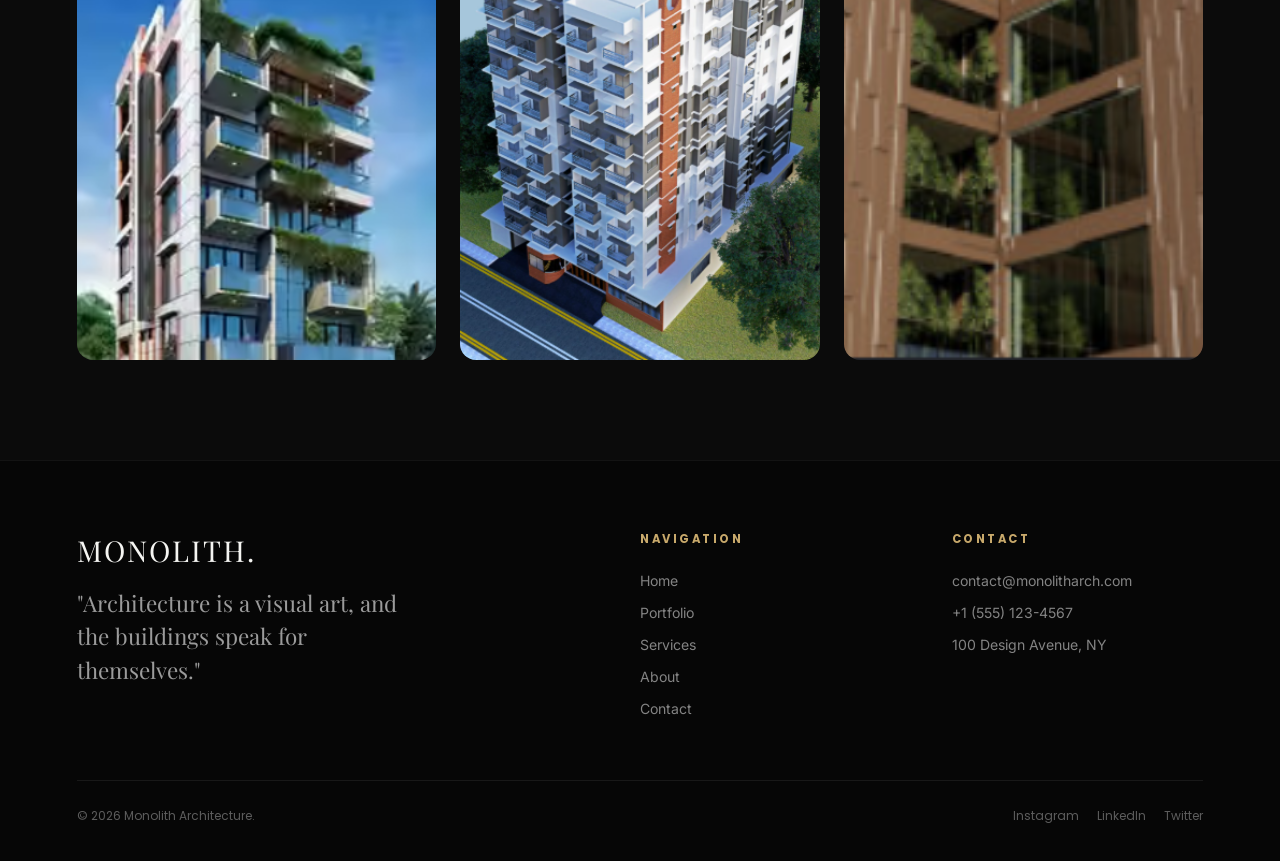
<file: projects.html>
<!DOCTYPE html>
<html lang="en">
<head>
<meta charset="UTF-8">
<meta name="viewport" content="width=device-width, initial-scale=1.0">
<title>Portfolio | Monolith Architecture</title>
<link rel="preconnect" href="https://fonts.googleapis.com">
<link href="https://fonts.googleapis.com/css2?family=Inter:wght@300;400;500&family=Playfair+Display:wght@400;600;700&family=Poppins:wght@300;400;600&display=swap" rel="stylesheet">
<style>
*,*::before,*::after{margin:0;padding:0;box-sizing:border-box}
:root{--green:#0F3D2E;--green-glow:#1B5E4A;--black:#0B0B0B;--white:#F5F5F2;--gold:#C8A96B;--font-serif:'Playfair Display',serif;--font-sans:'Inter',sans-serif;--font-ui:'Poppins',sans-serif;--glow-emerald:0 0 25px rgba(27, 94, 74, 0.45);--glow-gold:0 0 25px rgba(200, 169, 107, 0.35)}
html,body{width:100%;background:var(--black);color:var(--white);font-family:var(--font-sans);overflow-x:hidden;-webkit-font-smoothing:antialiased}
#loader{position:fixed;inset:0;z-index:9999;background:var(--black);display:flex;align-items:center;justify-content:center;transition:opacity .8s ease}
#loader .brand{font-family:var(--font-serif);font-size:2.5rem;letter-spacing:8px;color:var(--gold);animation:brandPulse 1.4s ease-in-out infinite}
@keyframes brandPulse{0%,100%{opacity:.4;text-shadow:0 0 10px rgba(200,169,107,.2)}50%{opacity:1;text-shadow:0 0 40px rgba(200,169,107,.7)}}
nav{position:fixed;top:0;left:0;width:100%;padding:28px 5%;display:flex;align-items:center;justify-content:space-between;z-index:500;transition:all .5s ease}
nav.solid{padding:18px 5%;background:rgba(11,11,11,.88);backdrop-filter:blur(18px);border-bottom:1px solid rgba(255,255,255,.04)}
.nav-logo{font-family:var(--font-serif);font-size:1.7rem;letter-spacing:3px;text-transform:uppercase;color:var(--white);text-decoration:none}
.nav-links{display:flex;gap:36px;list-style:none}
.nav-links a{font-family:var(--font-ui);font-size:.8rem;letter-spacing:1.5px;text-transform:uppercase;color:rgba(245,245,242,.75);text-decoration:none;position:relative;transition:color .3s}
.nav-links a:hover,.nav-links a.active{color:var(--gold)}
.nav-links a::after{content:'';position:absolute;bottom:-4px;left:0;width:0;height:1px;background:var(--gold);transition:width .3s ease}
.nav-links a:hover::after,.nav-links a.active::after{width:100%}
.nav-cta{padding:12px 24px;border:1px solid var(--gold);color:var(--white);background:transparent;font-family:var(--font-ui);font-size:.8rem;letter-spacing:1.5px;text-transform:uppercase;cursor:pointer;text-decoration:none;transition:all .3s ease}
.nav-cta:hover{background:rgba(200,169,107,.1);box-shadow:var(--glow-gold)}
/* Page Header */
.page-header{height:55vh;position:relative;display:flex;align-items:flex-end;padding:0 6% 60px;overflow:hidden}
.page-header-bg{position:absolute;inset:0;background:url('assets/images/Screenshot 2026-05-20 163644.png') center/cover no-repeat;transform:scale(1.05)}
.page-header-overlay{position:absolute;inset:0;background:linear-gradient(to top,rgba(11,11,11,1) 0%,rgba(15,61,46,.7) 100%)}
.page-header-content{position:relative;z-index:2}
.page-eyebrow{font-family:var(--font-ui);font-size:.72rem;letter-spacing:5px;text-transform:uppercase;color:var(--gold);margin-bottom:14px;opacity:.8}
.page-header h1{font-family:var(--font-serif);font-size:clamp(3rem,7vw,5.5rem);line-height:1.05;animation:fadeUp .9s .3s both}
@keyframes fadeUp{from{opacity:0;transform:translateY(30px)}to{opacity:1;transform:translateY(0)}}
/* Filter Bar */
.filter-section{padding:50px 6% 20px;display:flex;align-items:center;justify-content:space-between;flex-wrap:wrap;gap:20px;border-bottom:1px solid rgba(255,255,255,.05)}
.filter-tabs{display:flex;gap:8px;flex-wrap:wrap}
.filter-tab{padding:10px 24px;background:transparent;border:1px solid rgba(255,255,255,.12);color:rgba(255,255,255,.6);font-family:var(--font-ui);font-size:.75rem;letter-spacing:2px;text-transform:uppercase;cursor:pointer;border-radius:30px;transition:all .3s ease}
.filter-tab.active,.filter-tab:hover{background:var(--gold);color:var(--black);border-color:var(--gold);box-shadow:var(--glow-gold)}
.project-count{font-family:var(--font-ui);font-size:.8rem;color:rgba(255,255,255,.4);letter-spacing:1px}
/* Masonry Grid */
.masonry-section{padding:50px 6% 100px}
.masonry-grid{display:grid;grid-template-columns:repeat(3,1fr);gap:24px}
.masonry-item{position:relative;border-radius:16px;overflow:hidden;cursor:pointer;display:block;text-decoration:none}
.masonry-item.tall{grid-row:span 2}
.masonry-item img{width:100%;height:100%;object-fit:cover;display:block;transition:transform 1.3s cubic-bezier(.16,1,.3,1);min-height:300px}
.masonry-item.tall img{min-height:600px}
.masonry-item:hover img{transform:scale(1.09)}
.masonry-overlay{position:absolute;inset:0;background:linear-gradient(to top,rgba(0,0,0,.92) 0%,rgba(0,0,0,.3) 40%,transparent 70%);display:flex;flex-direction:column;justify-content:flex-end;padding:36px;opacity:0;transform:translateY(10px);transition:all .5s ease}
.masonry-item:hover .masonry-overlay{opacity:1;transform:translateY(0)}
.masonry-tag{font-family:var(--font-ui);font-size:.68rem;letter-spacing:3px;text-transform:uppercase;color:var(--gold);margin-bottom:10px}
.masonry-overlay h3{font-family:var(--font-serif);font-size:1.8rem;margin-bottom:6px}
.masonry-overlay p{font-family:var(--font-ui);font-size:.8rem;color:rgba(255,255,255,.6);letter-spacing:.5px}
.masonry-overlay .view-link{margin-top:16px;display:inline-block;padding:8px 18px;border:1px solid rgba(200,169,107,.4);color:rgba(200,169,107,.85);font-family:var(--font-ui);font-size:.7rem;letter-spacing:2px;text-transform:uppercase;transition:all .3s}
.masonry-item:hover .view-link{background:rgba(200,169,107,.1);border-color:rgba(200,169,107,.8);box-shadow:var(--glow-gold)}
/* Reveal */
.reveal{opacity:0;transform:translateY(40px);transition:all .9s ease}.reveal.visible{opacity:1;transform:translateY(0)}
.reveal-delay-1{transition-delay:.12s}.reveal-delay-2{transition-delay:.24s}.reveal-delay-3{transition-delay:.36s}
/* Footer */
footer{background:#060606;padding:70px 6% 36px;border-top:1px solid rgba(255,255,255,.05)}
.footer-grid{display:grid;grid-template-columns:2fr 1fr 1fr;gap:60px;margin-bottom:50px}
.footer-brand .brand-name{font-family:var(--font-serif);font-size:1.8rem;letter-spacing:2px;text-transform:uppercase;display:block;margin-bottom:18px}
.footer-brand p{font-family:var(--font-serif);font-size:1.4rem;color:rgba(255,255,255,.6);max-width:340px;line-height:1.5}
.footer-col h4{font-family:var(--font-ui);font-size:.72rem;letter-spacing:2.5px;text-transform:uppercase;color:var(--gold);margin-bottom:22px}
.footer-col ul{list-style:none}.footer-col li{margin-bottom:12px}
.footer-col a{color:rgba(255,255,255,.5);text-decoration:none;font-size:.88rem;transition:all .3s ease}
.footer-col a:hover{color:var(--white);padding-left:5px}
.footer-bottom{border-top:1px solid rgba(255,255,255,.07);padding-top:26px;display:flex;justify-content:space-between;font-family:var(--font-ui);font-size:.75rem;color:rgba(255,255,255,.35);flex-wrap:wrap;gap:12px}
.footer-socials{display:flex;gap:18px}
.footer-socials a{color:rgba(255,255,255,.35);text-decoration:none;transition:color .3s}
.footer-socials a:hover{color:var(--gold)}
::-webkit-scrollbar{width:8px}::-webkit-scrollbar-track{background:var(--black)}::-webkit-scrollbar-thumb{background:var(--green);border-radius:4px}::-webkit-scrollbar-thumb:hover{background:var(--green-glow)}
@media(max-width:1024px){.masonry-grid{grid-template-columns:1fr 1fr}.masonry-item.tall{grid-row:auto}.footer-grid{grid-template-columns:1fr 1fr}}
@media(max-width:768px){.nav-links{display:none}.masonry-grid{grid-template-columns:1fr}.footer-grid{grid-template-columns:1fr}.footer-brand{grid-column:1}.page-header{height:45vh}}
</style>
</head>
<body>
<div id="loader"><div class="brand">MONOLITH.</div></div>
<nav id="main-nav">
  <a href="index.html" class="nav-logo">Monolith.</a>
  <ul class="nav-links">
    <li><a href="index.html">Home</a></li>
    <li><a href="projects.html" class="active">Projects</a></li>
    <li><a href="services.html">Services</a></li>
    <li><a href="about.html">About</a></li>
    <li><a href="contact.html">Contact</a></li>
  </ul>
  <a href="contact.html" class="nav-cta">Schedule Meeting</a>
</nav>

<header class="page-header">
  <div class="page-header-bg"></div>
  <div class="page-header-overlay"></div>
  <div class="page-header-content">
    <div class="page-eyebrow">Our Work</div>
    <h1>Portfolio</h1>
  </div>
</header>

<div class="filter-section">
  <div class="filter-tabs">
    <button class="filter-tab active" data-filter="all">All</button>
    <button class="filter-tab" data-filter="residential">Residential</button>
    <button class="filter-tab" data-filter="commercial">Commercial</button>
    <button class="filter-tab" data-filter="urban">Urban</button>
    <button class="filter-tab" data-filter="interior">Interior</button>
  </div>
  <div class="project-count">7 Projects</div>
</div>

<section class="masonry-section">
  <div class="masonry-grid" id="masonryGrid">
    <a href="project-details.html" class="masonry-item tall reveal" data-cat="residential">
      <img src="assets/images/Screenshot 2026-05-20 163623.png" alt="Luxe Apartments">
      <div class="masonry-overlay">
        <div class="masonry-tag">Residential</div>
        <h3>Luxe Apartments</h3>
        <p>Singapore, SG</p>
        <span class="view-link">View Project</span>
      </div>
    </a>
    <a href="project-details.html" class="masonry-item reveal reveal-delay-1" data-cat="commercial">
      <img src="assets/images/Screenshot 2026-05-20 163634.png" alt="Oceanview HQ">
      <div class="masonry-overlay">
        <div class="masonry-tag">Commercial</div>
        <h3>Oceanview HQ</h3>
        <p>Miami, USA</p>
        <span class="view-link">View Project</span>
      </div>
    </a>
    <a href="project-details.html" class="masonry-item reveal reveal-delay-2" data-cat="urban">
      <img src="assets/images/Screenshot 2026-05-20 163644.png" alt="Skyline Towers">
      <div class="masonry-overlay">
        <div class="masonry-tag">Urban</div>
        <h3>Skyline Towers</h3>
        <p>London, UK</p>
        <span class="view-link">View Project</span>
      </div>
    </a>
    <a href="project-details.html" class="masonry-item reveal" data-cat="residential">
      <img src="assets/images/Screenshot 2026-05-20 163654.png" alt="Aether Eco-Tower">
      <div class="masonry-overlay">
        <div class="masonry-tag">Residential</div>
        <h3>Aether Eco-Tower</h3>
        <p>Dubai, UAE</p>
        <span class="view-link">View Project</span>
      </div>
    </a>
    <a href="project-details.html" class="masonry-item tall reveal reveal-delay-1" data-cat="interior">
      <img src="assets/images/Screenshot 2026-05-20 163706.png" alt="Villa Nova Estate">
      <div class="masonry-overlay">
        <div class="masonry-tag">Interior</div>
        <h3>Villa Nova Estate</h3>
        <p>Beverly Hills, USA</p>
        <span class="view-link">View Project</span>
      </div>
    </a>
    <a href="project-details.html" class="masonry-item reveal reveal-delay-2" data-cat="commercial">
      <img src="assets/images/Screenshot 2026-05-20 163717.png" alt="Zenith Plaza">
      <div class="masonry-overlay">
        <div class="masonry-tag">Commercial</div>
        <h3>Zenith Plaza</h3>
        <p>New York, USA</p>
        <span class="view-link">View Project</span>
      </div>
    </a>
    <a href="project-details.html" class="masonry-item reveal" data-cat="urban">
      <img src="assets/images/Screenshot 2026-05-20 163736.png" alt="Eco Haven">
      <div class="masonry-overlay">
        <div class="masonry-tag">Urban</div>
        <h3>Eco Haven</h3>
        <p>Berlin, Germany</p>
        <span class="view-link">View Project</span>
      </div>
    </a>
  </div>
</section>

<footer>
  <div class="footer-grid">
    <div class="footer-brand"><span class="brand-name">Monolith.</span><p>"Architecture is a visual art, and the buildings speak for themselves."</p></div>
    <div class="footer-col"><h4>Navigation</h4><ul><li><a href="index.html">Home</a></li><li><a href="projects.html">Portfolio</a></li><li><a href="services.html">Services</a></li><li><a href="about.html">About</a></li><li><a href="contact.html">Contact</a></li></ul></div>
    <div class="footer-col"><h4>Contact</h4><ul><li><a href="mailto:contact@monolitharch.com">contact@monolitharch.com</a></li><li><a href="#">+1 (555) 123-4567</a></li><li><a href="#">100 Design Avenue, NY</a></li></ul></div>
  </div>
  <div class="footer-bottom"><p>&copy; 2026 Monolith Architecture.</p><div class="footer-socials"><a href="#">Instagram</a><a href="#">LinkedIn</a><a href="#">Twitter</a></div></div>
</footer>

<script>
window.addEventListener('load',()=>{const l=document.getElementById('loader');setTimeout(()=>{l.style.opacity='0';setTimeout(()=>l.remove(),800)},600)});
const nav=document.getElementById('main-nav');window.addEventListener('scroll',()=>nav.classList.toggle('solid',scrollY>60),{passive:true});
// Reveals
const revEls=document.querySelectorAll('.reveal');const rio=new IntersectionObserver(entries=>{entries.forEach(e=>{if(e.isIntersecting){e.target.classList.add('visible');rio.unobserve(e.target)}})},{threshold:.12});revEls.forEach(el=>rio.observe(el));
// Filter
const tabs=document.querySelectorAll('.filter-tab');const items=document.querySelectorAll('.masonry-item');const countEl=document.querySelector('.project-count');
tabs.forEach(tab=>{tab.addEventListener('click',()=>{tabs.forEach(t=>t.classList.remove('active'));tab.classList.add('active');const f=tab.dataset.filter;let vis=0;items.forEach(item=>{const show=(f==='all'||item.dataset.cat===f);item.style.display=show?'block':'none';if(show)vis++;});countEl.textContent=vis+' Project'+(vis!==1?'s':'');});});
</script>
</body>
</html>
</file>
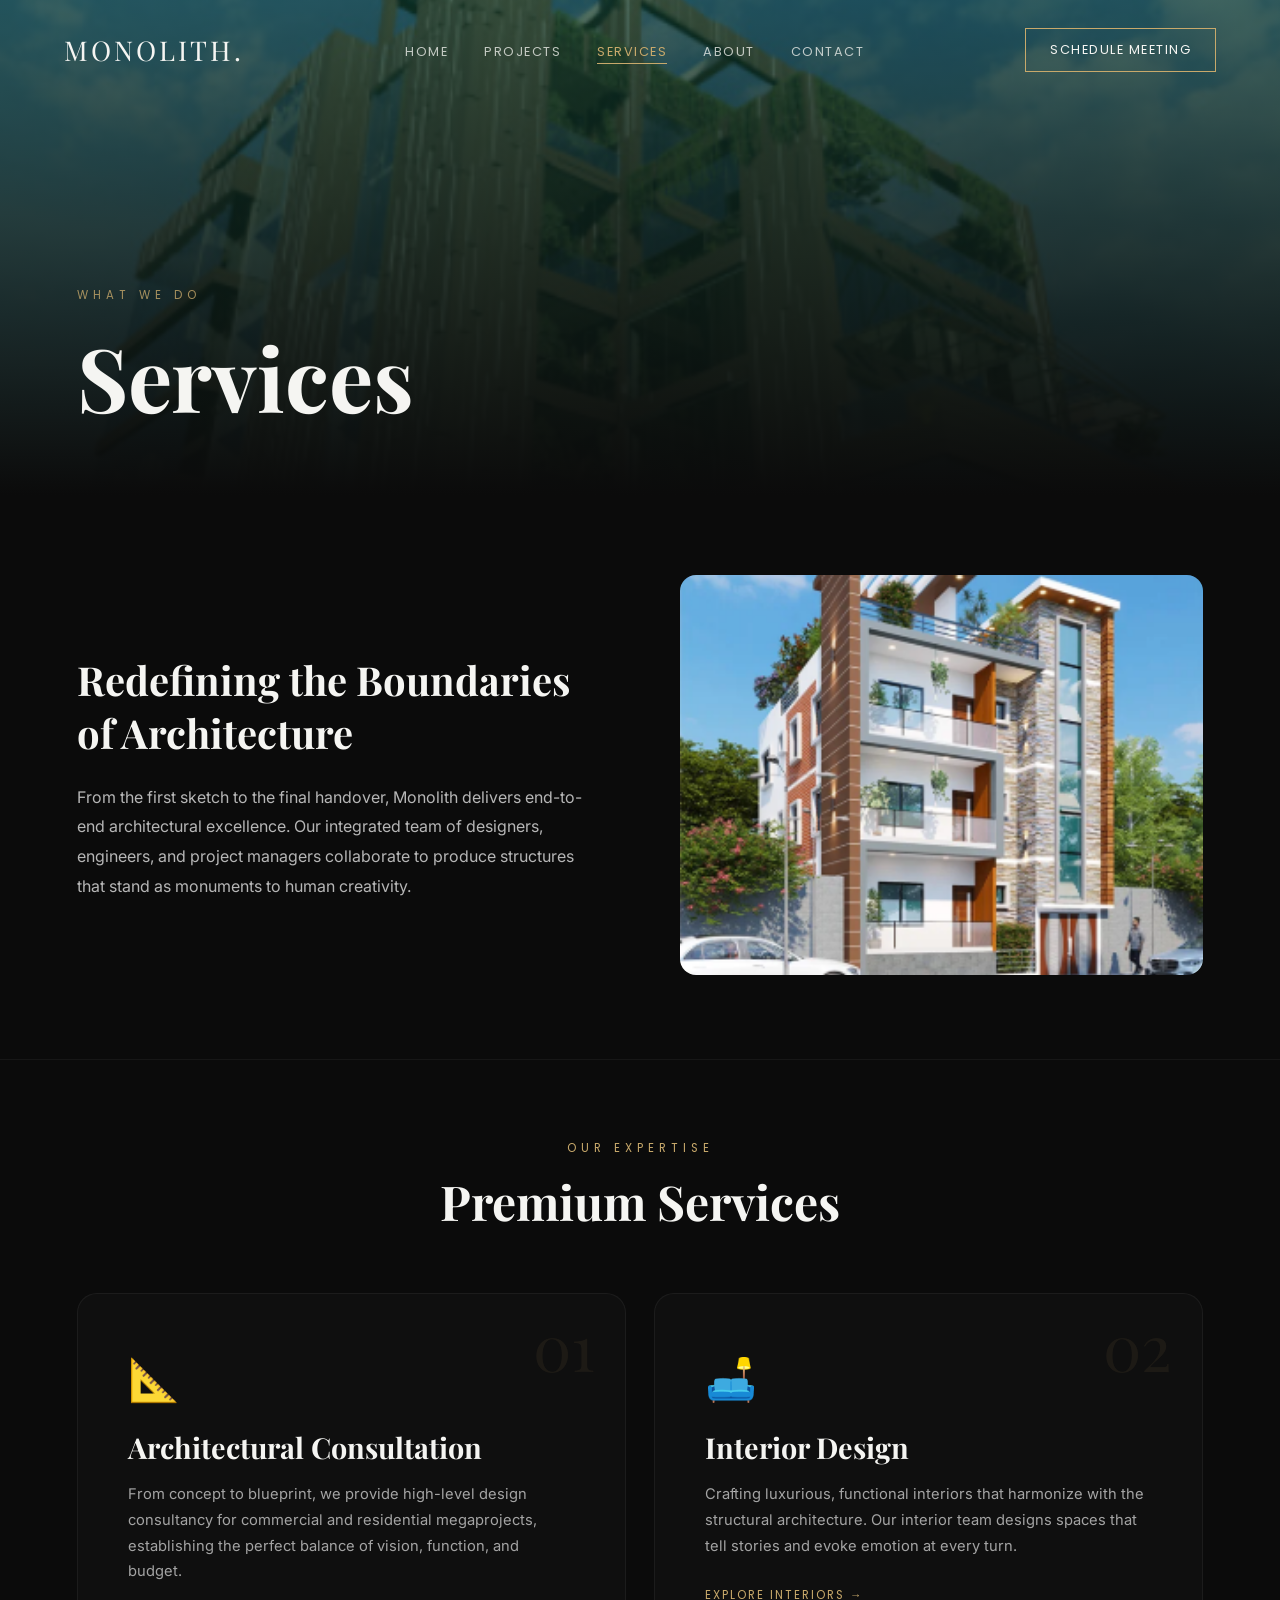
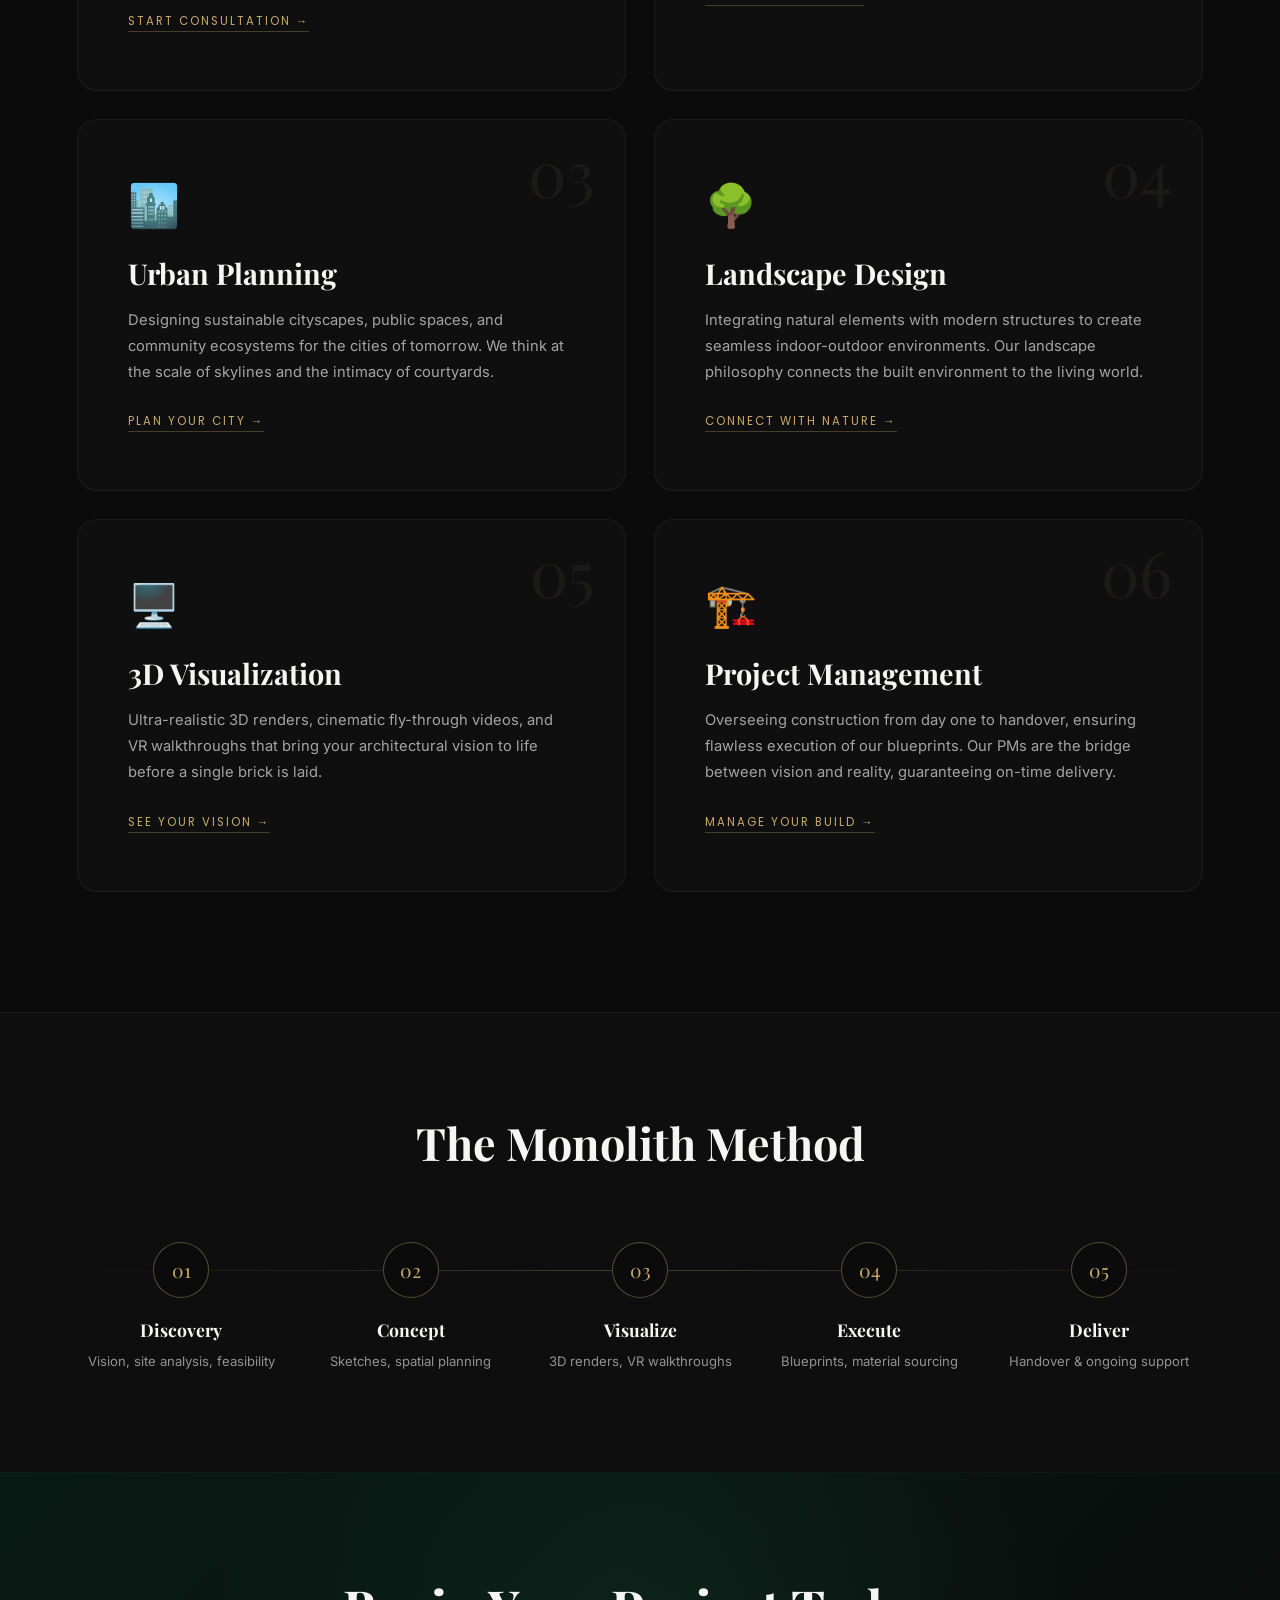
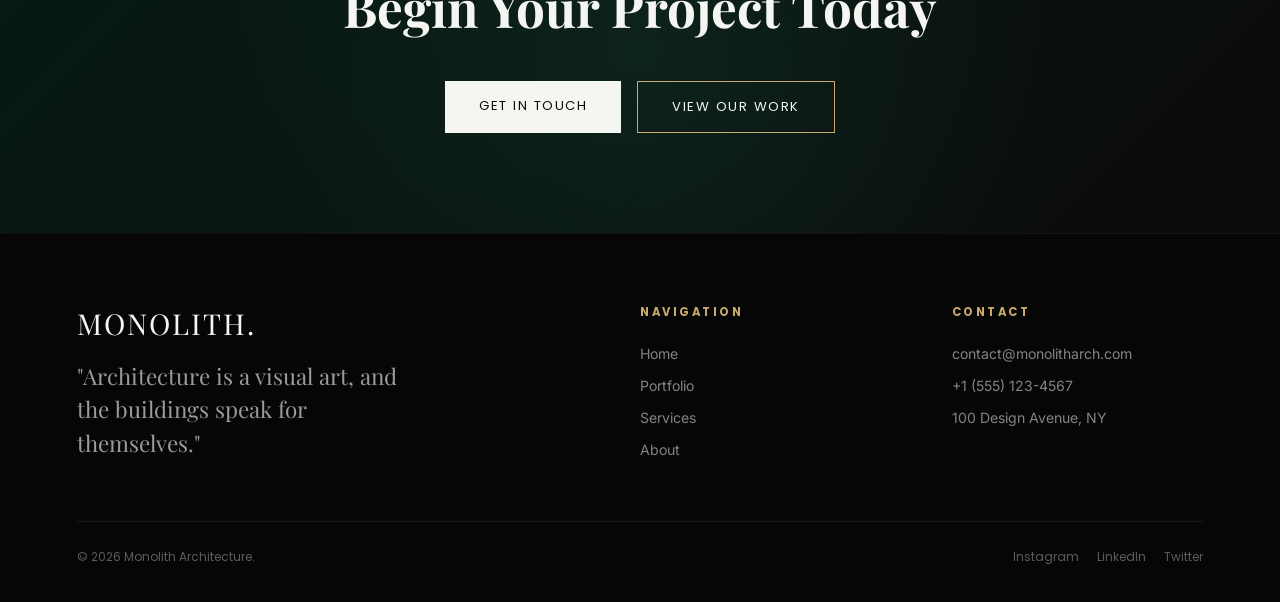
<file: services.html>
<!DOCTYPE html>
<html lang="en">
<head>
<meta charset="UTF-8">
<meta name="viewport" content="width=device-width, initial-scale=1.0">
<title>Services | Monolith Architecture</title>
<link rel="preconnect" href="https://fonts.googleapis.com">
<link href="https://fonts.googleapis.com/css2?family=Inter:wght@300;400;500&family=Playfair+Display:wght@400;600;700&family=Poppins:wght@300;400;600&display=swap" rel="stylesheet">
<style>
*,*::before,*::after{margin:0;padding:0;box-sizing:border-box}
:root{--green:#0F3D2E;--green-glow:#1B5E4A;--black:#0B0B0B;--white:#F5F5F2;--gold:#C8A96B;--font-serif:'Playfair Display',serif;--font-sans:'Inter',sans-serif;--font-ui:'Poppins',sans-serif;--glow-emerald:0 0 25px rgba(27, 94, 74, 0.45);--glow-gold:0 0 25px rgba(200, 169, 107, 0.35)}
html,body{width:100%;background:var(--black);color:var(--white);font-family:var(--font-sans);overflow-x:hidden;-webkit-font-smoothing:antialiased}
#loader{position:fixed;inset:0;z-index:9999;background:var(--black);display:flex;align-items:center;justify-content:center;transition:opacity .8s ease}
#loader .brand{font-family:var(--font-serif);font-size:2.5rem;letter-spacing:8px;color:var(--gold);animation:brandPulse 1.4s ease-in-out infinite}
@keyframes brandPulse{0%,100%{opacity:.4;text-shadow:0 0 10px rgba(200,169,107,.2)}50%{opacity:1;text-shadow:0 0 40px rgba(200,169,107,.7)}}
nav{position:fixed;top:0;left:0;width:100%;padding:28px 5%;display:flex;align-items:center;justify-content:space-between;z-index:500;transition:all .5s ease}
nav.solid{padding:18px 5%;background:rgba(11,11,11,.88);backdrop-filter:blur(18px);border-bottom:1px solid rgba(255,255,255,.04)}
.nav-logo{font-family:var(--font-serif);font-size:1.7rem;letter-spacing:3px;text-transform:uppercase;color:var(--white);text-decoration:none}
.nav-links{display:flex;gap:36px;list-style:none}
.nav-links a{font-family:var(--font-ui);font-size:.8rem;letter-spacing:1.5px;text-transform:uppercase;color:rgba(245,245,242,.75);text-decoration:none;position:relative;transition:color .3s}
.nav-links a:hover,.nav-links a.active{color:var(--gold)}
.nav-links a::after{content:'';position:absolute;bottom:-4px;left:0;width:0;height:1px;background:var(--gold);transition:width .3s}
.nav-links a:hover::after,.nav-links a.active::after{width:100%}
.nav-cta{padding:12px 24px;border:1px solid var(--gold);color:var(--white);background:transparent;font-family:var(--font-ui);font-size:.8rem;letter-spacing:1.5px;text-transform:uppercase;cursor:pointer;text-decoration:none;transition:all .3s}
.nav-cta:hover{background:rgba(200,169,107,.1);box-shadow:var(--glow-gold)}
/* Page Header */
.page-header{height:55vh;position:relative;display:flex;align-items:flex-end;padding:0 6% 60px;overflow:hidden}
.page-header-bg{position:absolute;inset:0;background:url('assets/images/Screenshot 2026-05-20 163706.png') center/cover no-repeat;transform:scale(1.05)}
.page-header-overlay{position:absolute;inset:0;background:linear-gradient(to top,rgba(11,11,11,1) 0%,rgba(15,61,46,.7) 100%)}
.page-header-content{position:relative;z-index:2}
.page-eyebrow{font-family:var(--font-ui);font-size:.72rem;letter-spacing:5px;text-transform:uppercase;color:var(--gold);margin-bottom:14px;opacity:.8}
.page-header h1{font-family:var(--font-serif);font-size:clamp(3rem,7vw,5.5rem);animation:fadeUp .9s .3s both}
@keyframes fadeUp{from{opacity:0;transform:translateY(30px)}to{opacity:1;transform:translateY(0)}}
/* Intro */
.intro-section{padding:80px 6%;display:grid;grid-template-columns:1fr 1fr;gap:80px;align-items:center;border-bottom:1px solid rgba(255,255,255,.05)}
.intro-text h2{font-family:var(--font-serif);font-size:2.5rem;margin-bottom:24px}
.intro-text p{color:rgba(255,255,255,.7);line-height:1.85;font-size:1rem}
.intro-image img{width:100%;height:400px;object-fit:cover;border-radius:16px}
/* Services Grid */
.services-section{padding:80px 6% 120px}
.services-grid{display:grid;grid-template-columns:repeat(2,1fr);gap:28px;margin-top:60px}
.service-card{padding:60px 50px;border-radius:20px;background:rgba(255,255,255,.02);border:1px solid rgba(255,255,255,.05);position:relative;overflow:hidden;transition:all .5s ease;cursor:pointer}
.service-card::before{content:'';position:absolute;top:-80px;left:-80px;width:200px;height:200px;border-radius:50%;background:rgba(27,94,74,.1);filter:blur(40px);opacity:0;transition:opacity .5s ease}
.service-card:hover::before{opacity:1}
.service-card:hover{border-color:rgba(200,169,107,.25);transform:translateY(-10px);box-shadow:0 30px 60px rgba(0,0,0,.4),0 0 40px rgba(27,94,74,.15)}
.service-num{font-family:var(--font-serif);font-size:4rem;color:rgba(200,169,107,.08);position:absolute;top:20px;right:30px;line-height:1}
.service-icon{font-size:2.6rem;margin-bottom:24px;display:block}
.service-card h3{font-family:var(--font-serif);font-size:1.8rem;margin-bottom:16px}
.service-card p{color:rgba(255,255,255,.62);line-height:1.75;font-size:.92rem;margin-bottom:24px}
.service-link{font-family:var(--font-ui);font-size:.72rem;letter-spacing:2px;text-transform:uppercase;color:var(--gold);text-decoration:none;border-bottom:1px solid rgba(200,169,107,.3);padding-bottom:2px;transition:all .3s}
.service-link:hover{color:var(--white);border-color:rgba(255,255,255,.4)}
/* Process strip */
.process-strip{padding:100px 6%;background:rgba(255,255,255,.01);border-top:1px solid rgba(255,255,255,.05)}
.process-strip h2{font-family:var(--font-serif);font-size:2.8rem;text-align:center;margin-bottom:70px}
.process-steps{display:flex;justify-content:space-between;position:relative;gap:20px}
.process-steps::before{content:'';position:absolute;top:28px;left:0;right:0;height:1px;background:linear-gradient(90deg,transparent,rgba(200,169,107,.3),transparent)}
.process-step{text-align:center;flex:1;position:relative}
.step-circle{width:56px;height:56px;border-radius:50%;background:var(--black);border:1px solid rgba(200,169,107,.4);display:flex;align-items:center;justify-content:center;margin:0 auto 20px;font-family:var(--font-serif);font-size:1.2rem;color:var(--gold);transition:all .4s}
.process-step:hover .step-circle{background:var(--gold);color:var(--black);box-shadow:var(--glow-gold)}
.process-step h4{font-family:var(--font-serif);font-size:1.1rem;margin-bottom:10px}
.process-step p{font-size:.82rem;color:rgba(255,255,255,.55);line-height:1.6}
/* CTA */
.cta-strip{padding:100px 6%;text-align:center;background:linear-gradient(135deg,#071A13 0%,#0B0B0B 100%);border-top:1px solid rgba(27,94,74,0.15);position:relative;overflow:hidden}
.cta-strip::before{content:'';position:absolute;inset:0;background:radial-gradient(circle at center,rgba(27,94,74,0.22) 0%,transparent 65%);pointer-events:none}
.cta-strip h2{font-family:var(--font-serif);font-size:clamp(2rem,4vw,3.5rem);margin-bottom:40px;position:relative;z-index:1}
.btn-row{display:flex;justify-content:center;gap:16px;flex-wrap:wrap;position:relative;z-index:1}
.btn-gold{padding:15px 34px;border:1px solid var(--gold);color:var(--white);background:transparent;font-family:var(--font-ui);font-size:.82rem;letter-spacing:1.5px;text-transform:uppercase;cursor:pointer;text-decoration:none;transition:all .4s;display:inline-block}
.btn-gold:hover{background:rgba(200,169,107,.1);box-shadow:var(--glow-gold)}
.btn-solid{padding:15px 34px;border:none;color:var(--black);background:var(--white);font-family:var(--font-ui);font-size:.82rem;letter-spacing:1.5px;text-transform:uppercase;cursor:pointer;text-decoration:none;transition:all .4s;display:inline-block}
.btn-solid:hover{background:var(--gold)}
/* Reveal */
.reveal{opacity:0;transform:translateY(40px);transition:all .9s ease}.reveal.visible{opacity:1;transform:translateY(0)}
.reveal-d1{transition-delay:.12s}.reveal-d2{transition-delay:.24s}.reveal-d3{transition-delay:.36s}
/* Footer */
footer{background:#060606;padding:70px 6% 36px;border-top:1px solid rgba(255,255,255,.05)}
.footer-grid{display:grid;grid-template-columns:2fr 1fr 1fr;gap:60px;margin-bottom:50px}
.footer-brand .brand-name{font-family:var(--font-serif);font-size:1.8rem;letter-spacing:2px;text-transform:uppercase;display:block;margin-bottom:18px}
.footer-brand p{font-family:var(--font-serif);font-size:1.4rem;color:rgba(255,255,255,.6);max-width:340px;line-height:1.5}
.footer-col h4{font-family:var(--font-ui);font-size:.72rem;letter-spacing:2.5px;text-transform:uppercase;color:var(--gold);margin-bottom:22px}
.footer-col ul{list-style:none}.footer-col li{margin-bottom:12px}
.footer-col a{color:rgba(255,255,255,.5);text-decoration:none;font-size:.88rem;transition:all .3s}
.footer-col a:hover{color:var(--white);padding-left:5px}
.footer-bottom{border-top:1px solid rgba(255,255,255,.07);padding-top:26px;display:flex;justify-content:space-between;font-family:var(--font-ui);font-size:.75rem;color:rgba(255,255,255,.35);flex-wrap:wrap;gap:12px}
.footer-socials{display:flex;gap:18px}
.footer-socials a{color:rgba(255,255,255,.35);text-decoration:none;transition:color .3s}
.footer-socials a:hover{color:var(--gold)}
::-webkit-scrollbar{width:8px}::-webkit-scrollbar-track{background:var(--black)}::-webkit-scrollbar-thumb{background:var(--green);border-radius:4px}::-webkit-scrollbar-thumb:hover{background:var(--green-glow)}
@media(max-width:1024px){.intro-section{grid-template-columns:1fr;gap:40px}.services-grid{grid-template-columns:1fr}.process-steps{flex-direction:column;align-items:flex-start}.process-steps::before{display:none}.footer-grid{grid-template-columns:1fr 1fr}}
@media(max-width:768px){.nav-links{display:none}.page-header{height:45vh}.footer-grid{grid-template-columns:1fr}}
</style>
</head>
<body>
<div id="loader"><div class="brand">MONOLITH.</div></div>
<nav id="main-nav">
  <a href="index.html" class="nav-logo">Monolith.</a>
  <ul class="nav-links">
    <li><a href="index.html">Home</a></li>
    <li><a href="projects.html">Projects</a></li>
    <li><a href="services.html" class="active">Services</a></li>
    <li><a href="about.html">About</a></li>
    <li><a href="contact.html">Contact</a></li>
  </ul>
  <a href="contact.html" class="nav-cta">Schedule Meeting</a>
</nav>

<header class="page-header">
  <div class="page-header-bg"></div>
  <div class="page-header-overlay"></div>
  <div class="page-header-content">
    <div class="page-eyebrow">What We Do</div>
    <h1>Services</h1>
  </div>
</header>

<section class="intro-section">
  <div class="intro-text reveal">
    <h2>Redefining the Boundaries of Architecture</h2>
    <p>From the first sketch to the final handover, Monolith delivers end-to-end architectural excellence. Our integrated team of designers, engineers, and project managers collaborate to produce structures that stand as monuments to human creativity.</p>
  </div>
  <div class="intro-image reveal">
    <img src="assets/images/Screenshot 2026-05-20 163623.png" alt="Studio Work">
  </div>
</section>

<section class="services-section">
  <div style="text-align:center" class="reveal">
    <div style="font-family:var(--font-ui);font-size:.72rem;letter-spacing:5px;text-transform:uppercase;color:var(--gold);margin-bottom:12px">Our Expertise</div>
    <h2 style="font-family:var(--font-serif);font-size:clamp(2rem,4vw,3rem)">Premium Services</h2>
  </div>
  <div class="services-grid">
    <div class="service-card reveal">
      <div class="service-num">01</div>
      <span class="service-icon">📐</span>
      <h3>Architectural Consultation</h3>
      <p>From concept to blueprint, we provide high-level design consultancy for commercial and residential megaprojects, establishing the perfect balance of vision, function, and budget.</p>
      <a href="contact.html" class="service-link">Start Consultation →</a>
    </div>
    <div class="service-card reveal reveal-d1">
      <div class="service-num">02</div>
      <span class="service-icon">🛋️</span>
      <h3>Interior Design</h3>
      <p>Crafting luxurious, functional interiors that harmonize with the structural architecture. Our interior team designs spaces that tell stories and evoke emotion at every turn.</p>
      <a href="contact.html" class="service-link">Explore Interiors →</a>
    </div>
    <div class="service-card reveal">
      <div class="service-num">03</div>
      <span class="service-icon">🏙️</span>
      <h3>Urban Planning</h3>
      <p>Designing sustainable cityscapes, public spaces, and community ecosystems for the cities of tomorrow. We think at the scale of skylines and the intimacy of courtyards.</p>
      <a href="contact.html" class="service-link">Plan Your City →</a>
    </div>
    <div class="service-card reveal reveal-d1">
      <div class="service-num">04</div>
      <span class="service-icon">🌳</span>
      <h3>Landscape Design</h3>
      <p>Integrating natural elements with modern structures to create seamless indoor-outdoor environments. Our landscape philosophy connects the built environment to the living world.</p>
      <a href="contact.html" class="service-link">Connect with Nature →</a>
    </div>
    <div class="service-card reveal">
      <div class="service-num">05</div>
      <span class="service-icon">🖥️</span>
      <h3>3D Visualization</h3>
      <p>Ultra-realistic 3D renders, cinematic fly-through videos, and VR walkthroughs that bring your architectural vision to life before a single brick is laid.</p>
      <a href="contact.html" class="service-link">See Your Vision →</a>
    </div>
    <div class="service-card reveal reveal-d1">
      <div class="service-num">06</div>
      <span class="service-icon">🏗️</span>
      <h3>Project Management</h3>
      <p>Overseeing construction from day one to handover, ensuring flawless execution of our blueprints. Our PMs are the bridge between vision and reality, guaranteeing on-time delivery.</p>
      <a href="contact.html" class="service-link">Manage Your Build →</a>
    </div>
  </div>
</section>

<!-- Process Strip -->
<section class="process-strip">
  <h2 class="reveal">The Monolith Method</h2>
  <div class="process-steps">
    <div class="process-step reveal"><div class="step-circle">01</div><h4>Discovery</h4><p>Vision, site analysis, feasibility</p></div>
    <div class="process-step reveal reveal-d1"><div class="step-circle">02</div><h4>Concept</h4><p>Sketches, spatial planning</p></div>
    <div class="process-step reveal reveal-d2"><div class="step-circle">03</div><h4>Visualize</h4><p>3D renders, VR walkthroughs</p></div>
    <div class="process-step reveal reveal-d3"><div class="step-circle">04</div><h4>Execute</h4><p>Blueprints, material sourcing</p></div>
    <div class="process-step reveal" style="transition-delay:.48s"><div class="step-circle">05</div><h4>Deliver</h4><p>Handover & ongoing support</p></div>
  </div>
</section>

<section class="cta-strip">
  <h2>Begin Your Project Today</h2>
  <div class="btn-row">
    <a href="contact.html" class="btn-solid">Get in Touch</a>
    <a href="projects.html" class="btn-gold">View Our Work</a>
  </div>
</section>

<footer>
  <div class="footer-grid">
    <div class="footer-brand"><span class="brand-name">Monolith.</span><p>"Architecture is a visual art, and the buildings speak for themselves."</p></div>
    <div class="footer-col"><h4>Navigation</h4><ul><li><a href="index.html">Home</a></li><li><a href="projects.html">Portfolio</a></li><li><a href="services.html">Services</a></li><li><a href="about.html">About</a></li></ul></div>
    <div class="footer-col"><h4>Contact</h4><ul><li><a href="mailto:contact@monolitharch.com">contact@monolitharch.com</a></li><li><a href="#">+1 (555) 123-4567</a></li><li><a href="#">100 Design Avenue, NY</a></li></ul></div>
  </div>
  <div class="footer-bottom"><p>&copy; 2026 Monolith Architecture.</p><div class="footer-socials"><a href="#">Instagram</a><a href="#">LinkedIn</a><a href="#">Twitter</a></div></div>
</footer>

<script>
window.addEventListener('load',()=>{const l=document.getElementById('loader');setTimeout(()=>{l.style.opacity='0';setTimeout(()=>l.remove(),800)},600)});
const nav=document.getElementById('main-nav');window.addEventListener('scroll',()=>nav.classList.toggle('solid',scrollY>60),{passive:true});
const revEls=document.querySelectorAll('.reveal');const rio=new IntersectionObserver(entries=>{entries.forEach(e=>{if(e.isIntersecting){e.target.classList.add('visible');rio.unobserve(e.target)}})},{threshold:.1});revEls.forEach(el=>rio.observe(el));
</script>
</body>
</html>
</file>
